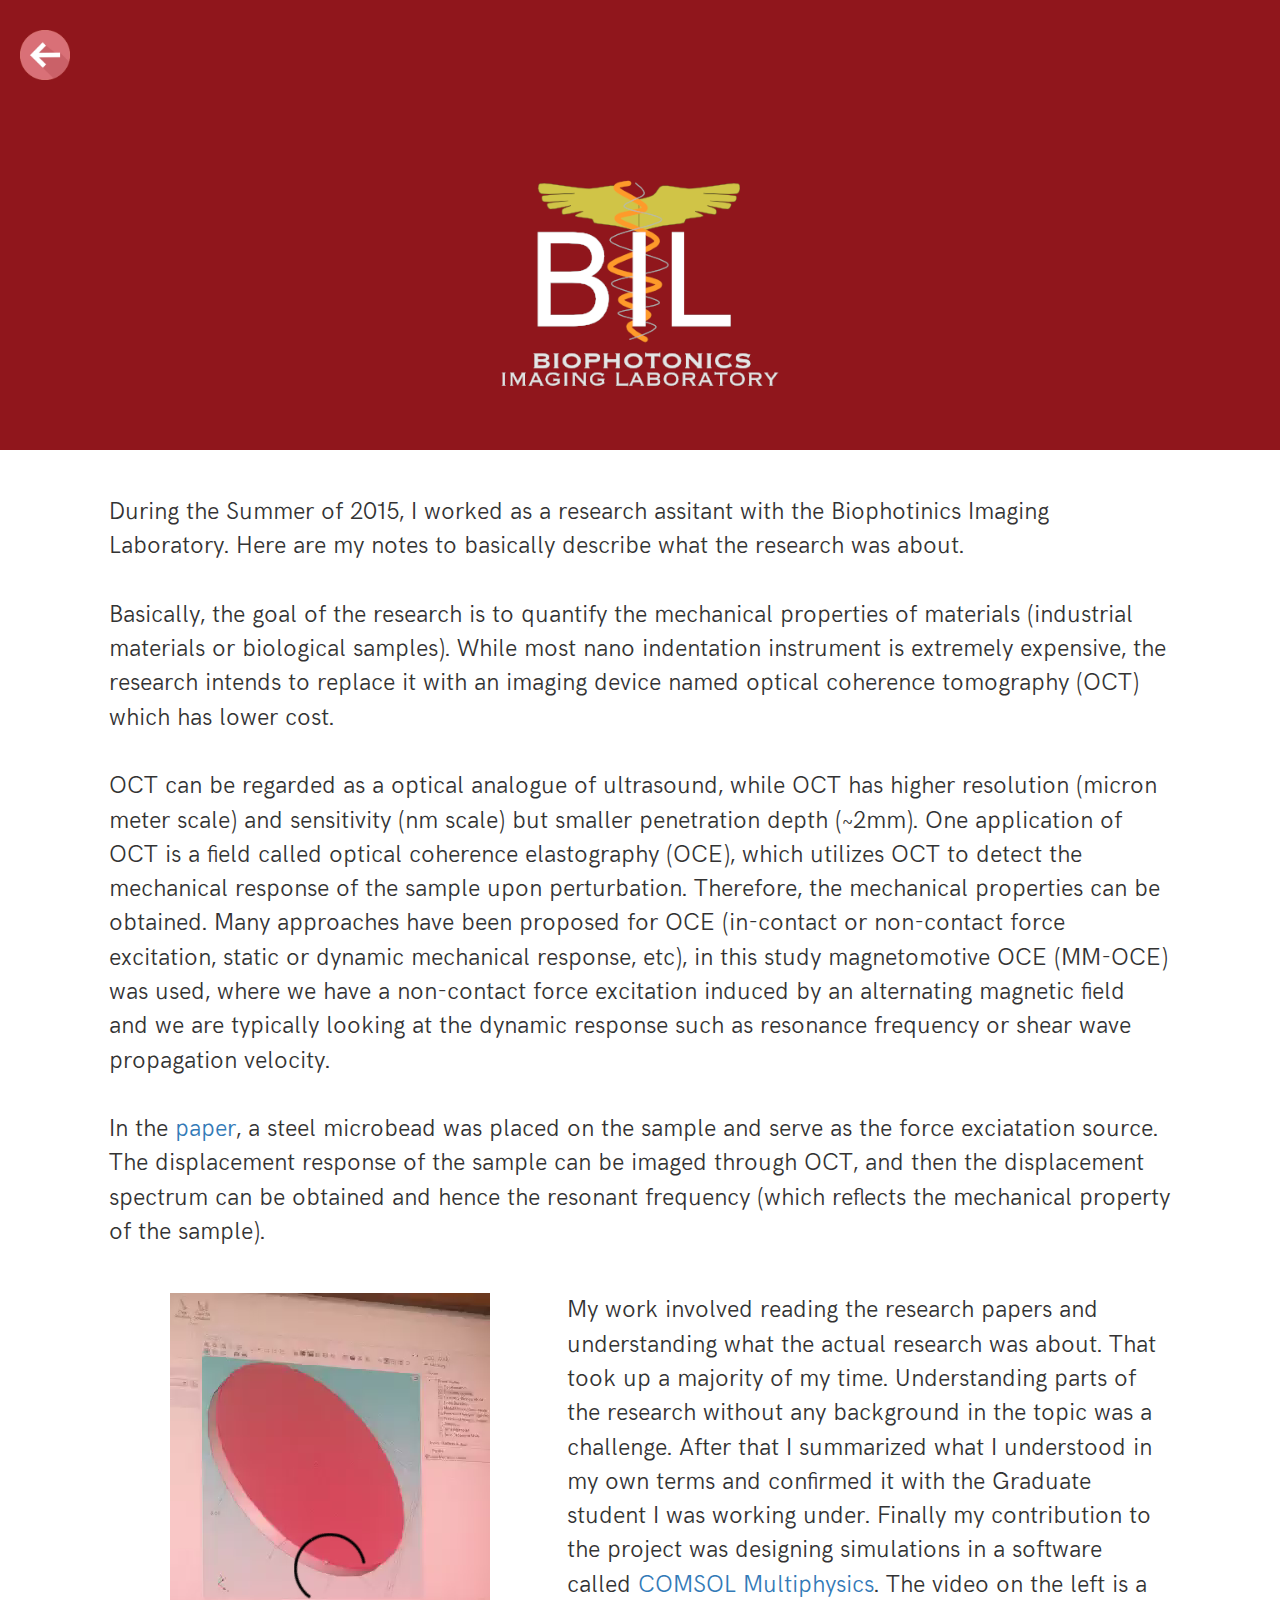
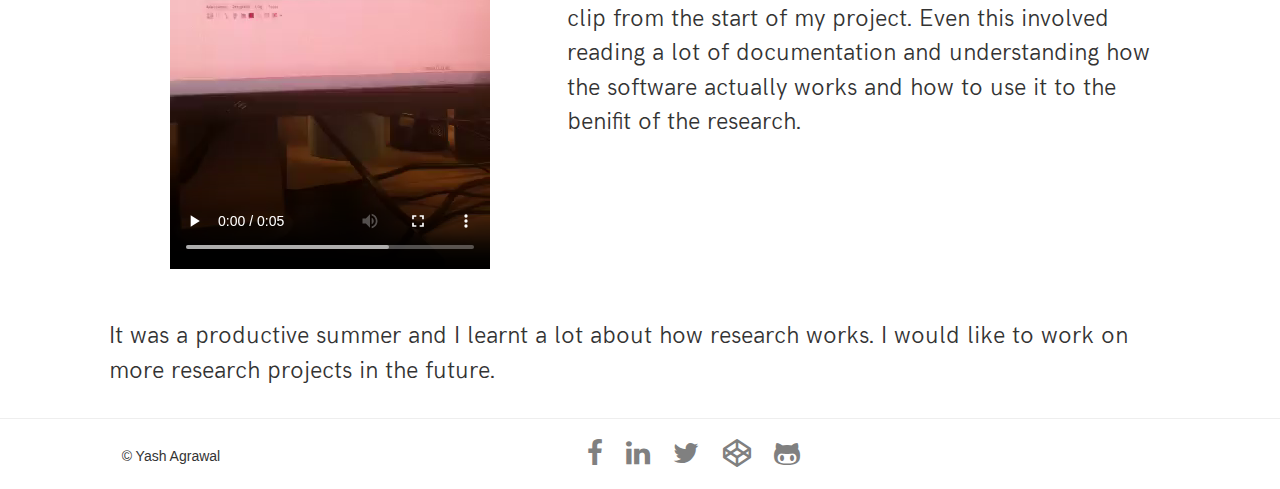
<file: biophotonics.html>
<!doctype HTML>
<html>
    <head>
        <title>Biophotonics Lab</title>

        <meta name="viewport" content="width=device-width, initial-scale=1.0">
        <link rel="shortcut icon" type="image/x-icon" href="img/webicon.png" />
        <!-- Fonts -->
        <link href="https://fonts.googleapis.com/css?family=Montserrat|Open+Sans" rel="stylesheet">
        <link rel="stylesheet" href="https://fonts.googleapis.com/icon?family=Material+Icons">
        <link rel="stylesheet" href="css/fonts/font-awesome-4.7.0/css/font-awesome.min.css">
        <!-- Stylesheets -->
        <link href="css/main.css" rel="stylesheet">
        <link href="css/biophotonics.css" rel="stylesheet">
        <link rel="stylesheet" href="https://maxcdn.bootstrapcdn.com/bootstrap/3.3.7/css/bootstrap.min.css">

        <!--JavaScript Bootstrap -->
        <script src="https://maxcdn.bootstrapcdn.com/bootstrap/3.3.7/js/bootstrap.min.js"></script>

        <!--jQuery -->
        <script src="js/jquery.js"></script>
        <script>
          (function(i,s,o,g,r,a,m){i['GoogleAnalyticsObject']=r;i[r]=i[r]||function(){
          (i[r].q=i[r].q||[]).push(arguments)},i[r].l=1*new Date();a=s.createElement(o),
          m=s.getElementsByTagName(o)[0];a.async=1;a.src=g;m.parentNode.insertBefore(a,m)
          })(window,document,'script','https://www.google-analytics.com/analytics.js','ga');

          ga('create', 'UA-65874311-3', 'auto');
          ga('send', 'pageview');

        </script>

    </head>
    <body>
        <a href="index.html"><img src="img/back.png" class="homebutton img-responsive" width="50px"></img></a>
        <div class="fixed-bg bg">
            <span style="display:block; height: 450px;"> </span>
        </div>
        <div class="row">
            <span style="display:block; height: 45px;"> </span>
            <div class="col-md-1 col-xs-1">
            </div>
            <div class="col-md-10 col-xs-10">
                <p class="introPara">
                    During the Summer of 2015, I worked as a research assitant with the Biophotinics Imaging Laboratory. Here are my notes to basically describe what the research was about. </br></br>
                    Basically, the goal of the research is to quantify the mechanical properties of materials (industrial materials or biological samples). While most nano indentation instrument is extremely expensive, the research intends to replace it with an imaging device named optical coherence tomography (OCT) which has lower cost. </br></br>
                    OCT can be regarded as a optical analogue of ultrasound, while OCT has higher resolution (micron meter scale) and sensitivity (nm scale) but smaller penetration depth (~2mm). One application of OCT is a field called optical coherence elastography (OCE), which utilizes OCT to detect the mechanical response of the sample upon perturbation. Therefore, the mechanical properties can be obtained. Many approaches have been proposed for OCE (in-contact or non-contact force excitation, static or dynamic mechanical response, etc), in this study magnetomotive OCE (MM-OCE) was used, where we have a non-contact force excitation induced by an alternating magnetic field and we are typically looking at the dynamic response such as resonance frequency or shear wave propagation velocity.</br></br>
                    In the <a target="_blank" href="img/biophotonics/research1.pdf">paper</a>, a steel microbead was placed on the sample and serve as the force exciatation source. The displacement response of the sample can be imaged through OCT, and then the displacement spectrum can be obtained and hence the resonant frequency (which reflects the mechanical property of the sample).</br></br>
                </p>
            </div>
            <div class="col-md-1 col-xs-1">
            </div>
        </div>
        <div class="row">
            <div class="col-md-1 col-xs-1">
            </div>
            <div class="col-md-10 col-xs-10">
                <div class="col-md-5 col-xs-12">
                    <center><video controls>
                      <source src="img/biophotonics/comsol.mp4" type="video/mp4">
                      <source src="movie.ogg" type="video/ogg">
                        Your browser does not support the video tag.
                    </video></center>
                </div>
                <div class="col-md-7 col-xs-12">
                    <p class="introPara">
                        My work involved reading the research papers and understanding what the actual research was about. That took up a majority of my time. Understanding parts of the research without any background in the topic was a challenge. After that I summarized what I understood in my own terms and confirmed it with the Graduate student I was working under. Finally my contribution to the project was designing simulations in a software called <a target="_blank" href="https://www.comsol.com/comsol-multiphysics">COMSOL Multiphysics</a>. The video on the left is a clip from the start of my project. Even this involved reading a lot of documentation and understanding how the software actually works and how to use it to the benifit of the research.
                    </p>
                </div>
            </div>
            <div class="col-md-1 col-xs-1">
            </div>
        </div>
        <span style="display:block; height: 45px;"> </span>
        <div class="row">
            <div class="col-md-1 col-xs-1">
            </div>
            <div class="col-md-10 col-xs-10">
                <p class="introPara">
                     It was a productive summer and I learnt a lot about how research works. I would like to work on more research projects in the future.
                </p>
            </div>
            <div class="col-md-1 col-xs-1">
            </div>
        </div>
        <footer class="container-fluid base">
            <div class="row">
                <hr>
                <div class="col-md-1">
                </div>
                <div class="col-md-2 col-xs-12">
                    <h5>&copy; Yash Agrawal</h5>
                </div>
                <div class="col-md-7 col-xs-12 social">
                      <center>
                        <a target="_blank" href="https://www.facebook.com/yagrawl"><i class="fa fa-facebook fa-2x" aria-hidden="true"></i></a>
                        &nbsp;&nbsp;&nbsp;&nbsp;
                        <a target="_blank" href="https://www.linkedin.com/in/yagrawl"><i class="fa fa-linkedin fa-2x" aria-hidden="true"></i></a>
                        &nbsp;&nbsp;&nbsp;&nbsp;
                        <a target="_blank" href="https://www.twitter.com/yagrawl"><i class="fa fa-twitter fa-2x" aria-hidden="true"></i></a>
                        &nbsp;&nbsp;&nbsp;&nbsp;
                        <a target="_blank" href="https://codepen.io/yagrawl/"> <i class="fa fa-codepen fa-2x" aria-hidden="true"></i> </a>
                        &nbsp;&nbsp;&nbsp;&nbsp;
                        <a target="_blank" href="https://www.github.com/yagrawl"><i class="fa fa-github-alt fa-2x" ></i></a>
                      </center>
                </div>
                <div class="col-md-2">
                </div>
            </div>
             <span style="display:block; height: 15px;"> </span>
        </footer>
    </body>
</html>
</file>
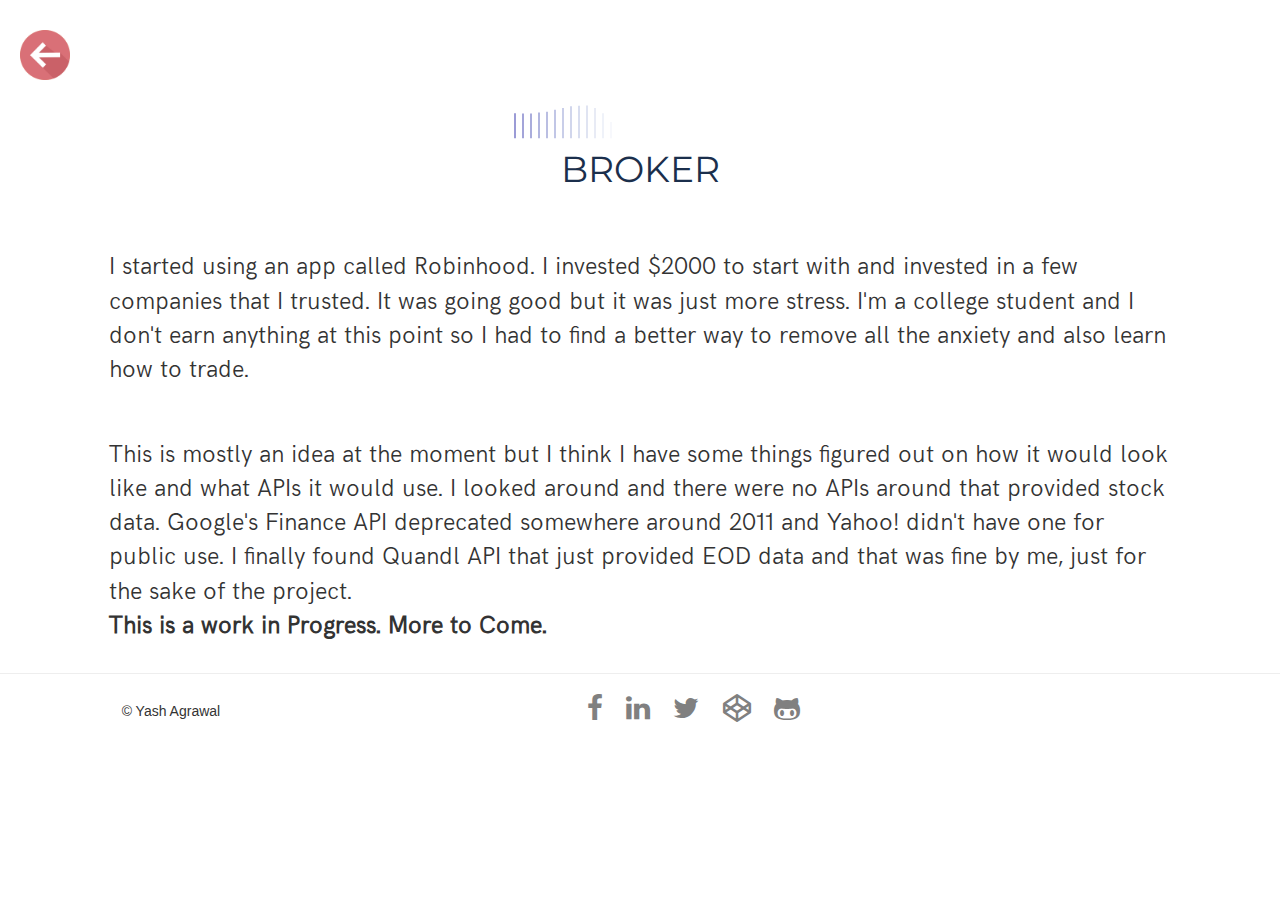
<file: broker.html>
<!doctype HTML>
<html>
    <head>
        <title>Broker</title>

        <meta name="viewport" content="width=device-width, initial-scale=1.0">
        <link rel="shortcut icon" type="image/x-icon" href="img/webicon.png" />
        <!-- Fonts -->
        <link href="https://fonts.googleapis.com/css?family=Montserrat|Open+Sans" rel="stylesheet">
        <link rel="stylesheet" href="https://fonts.googleapis.com/icon?family=Material+Icons">
        <link rel="stylesheet" href="css/fonts/font-awesome-4.7.0/css/font-awesome.min.css">
        <!-- Stylesheets -->
        <link href="css/main.css" rel="stylesheet">
        <link href="css/broker.css" rel="stylesheet">
        <link rel="stylesheet" href="https://maxcdn.bootstrapcdn.com/bootstrap/3.3.7/css/bootstrap.min.css">

        <!--JavaScript Bootstrap -->
        <script src="https://maxcdn.bootstrapcdn.com/bootstrap/3.3.7/js/bootstrap.min.js"></script>

        <!--jQuery -->
        <script src="js/jquery.js"></script>
        <script src="js/anime.min.js"></script>
        <script>
          (function(i,s,o,g,r,a,m){i['GoogleAnalyticsObject']=r;i[r]=i[r]||function(){
          (i[r].q=i[r].q||[]).push(arguments)},i[r].l=1*new Date();a=s.createElement(o),
          m=s.getElementsByTagName(o)[0];a.async=1;a.src=g;m.parentNode.insertBefore(a,m)
          })(window,document,'script','https://www.google-analytics.com/analytics.js','ga');

          ga('create', 'UA-65874311-3', 'auto');
          ga('send', 'pageview');

        </script>

    </head>
    <body>
        <a href="index.html"><img src="img/back.png" class="homebutton img-responsive" width="50px"></img></a>
        <div class="row">
            <span style="display:block; height: 45px;"> </span>
            <center>
                <section>
                        <article>
                            <svg width="252px" height="94px" viewBox="3 11 252 94" version="1.1" xmlns="http://www.w3.org/2000/svg" xmlns:xlink="http://www.w3.org/1999/xlink">
                            <defs></defs>
                            <path d="M4,80.3307481 L4,103.14209" id="Stroke-3-Copy-2" stroke="#FFFFFF" stroke-width="2" stroke-linecap="square" fill="none"></path>
                            <path d="M12,80.3307481 L12,103.14209" id="Stroke-3-Copy" stroke="#FFFFFF" stroke-width="2" stroke-linecap="square" fill="none"></path>
                            <path d="M20,80.3307481 L20,103.14209" id="Stroke-3" stroke="#FFFFFF" stroke-width="2" stroke-linecap="square" fill="none"></path>
                            <path d="M28,79.2468955 L28,103.14209" id="Stroke-4" stroke="#FFFFFF" stroke-width="2" stroke-linecap="square" fill="none"></path>
                            <path d="M36,78.1629412 L36,103.14209" id="Stroke-5" stroke="#FFFFFF" stroke-width="2" stroke-linecap="square" fill="none"></path>
                            <path d="M44,75.4792747 L44,103.14209" id="Stroke-6" stroke="#FFFFFF" stroke-width="2" stroke-linecap="square" fill="none"></path>
                            <path d="M52,72.7420239 L52,103.14209" id="Stroke-7" stroke="#FFFFFF" stroke-width="2" stroke-linecap="square" fill="none"></path>
                            <path d="M60,69.5063186 L60,103.14209" id="Stroke-8" stroke="#FFFFFF" stroke-width="2" stroke-linecap="square" fill="none"></path>
                            <path d="M68,66.251244 L68,103.14209" id="Stroke-9" stroke="#FFFFFF" stroke-width="2" stroke-linecap="square" fill="none"></path>
                            <path d="M76,61.8968703 L76,103.14209" id="Stroke-10" stroke="#FFFFFF" stroke-width="2" stroke-linecap="square" fill="none"></path>
                            <path d="M84,58.6428398 L84,103.14209" id="Stroke-11" stroke="#FFFFFF" stroke-width="2" stroke-linecap="square" fill="none"></path>
                            <path d="M92,55.3517013 L92,103.14209" id="Stroke-12" stroke="#FFFFFF" stroke-width="2" stroke-linecap="square" fill="none"></path>
                            <path d="M100,52.1459205 L100,103.14209" id="Stroke-13" stroke="#FFFFFF" stroke-width="2" stroke-linecap="square" fill="none"></path>
                            <path d="M108,49.9758708 L108,103.14209" id="Stroke-14" stroke="#FFFFFF" stroke-width="2" stroke-linecap="square" fill="none"></path>
                            <path d="M116,49.9648003 L116,103.14209" id="Stroke-15" stroke="#FFFFFF" stroke-width="2" stroke-linecap="square" fill="none"></path>
                            <path d="M124,52.0421408 L124,103.14209" id="Stroke-16" stroke="#FFFFFF" stroke-width="2" stroke-linecap="square" fill="none"></path>
                            <path d="M132,54.207588 L132,103.14209" id="Stroke-17" stroke="#FFFFFF" stroke-width="2" stroke-linecap="square" fill="none"></path>
                            <path d="M140,57.4549402 L140,103.14209" id="Stroke-18" stroke="#FFFFFF" stroke-width="2" stroke-linecap="square" fill="none"></path>
                            <path d="M148,59.7410947 L148,103.14209" id="Stroke-19" stroke="#FFFFFF" stroke-width="2" stroke-linecap="square" fill="none"></path>
                            <path d="M156,60.7705138 L156,103.14209" id="Stroke-20" stroke="#FFFFFF" stroke-width="2" stroke-linecap="square" fill="none"></path>
                            <path d="M164,59.6868773 L164,103.14209" id="Stroke-21" stroke="#FFFFFF" stroke-width="2" stroke-linecap="square" fill="none"></path>
                            <path d="M172,56.4734051 L172,103.14209" id="Stroke-22" stroke="#FFFFFF" stroke-width="2" stroke-linecap="square" fill="none"></path>
                            <path d="M180,49.799018 L180,103.14209" id="Stroke-23" stroke="#FFFFFF" stroke-width="2" stroke-linecap="square" fill="none"></path>
                            <path d="M188,42.3419581 L188,103.14209" id="Stroke-24" stroke="#FFFFFF" stroke-width="2" stroke-linecap="square" fill="none"></path>
                            <path d="M196,35.8617977 L196,103.14209" id="Stroke-25" stroke="#FFFFFF" stroke-width="2" stroke-linecap="square" fill="none"></path>
                            <path d="M204,29.3524204 L204,103.14209" id="Stroke-26" stroke="#FFFFFF" stroke-width="2" stroke-linecap="square" fill="none"></path>
                            <path d="M212,23.9352737 L212,103.14209" id="Stroke-27" stroke="#FFFFFF" stroke-width="2" stroke-linecap="square" fill="none"></path>
                            <path d="M220,19.5951742 L220,103.14209" id="Stroke-28" stroke="#FFFFFF" stroke-width="2" stroke-linecap="square" fill="none"></path>
                            <path d="M228,18.5101493 L228,103.14209" id="Stroke-29" stroke="#FFFFFF" stroke-width="2" stroke-linecap="square" fill="none"></path>
                            <path d="M236,16.3400995 L236,103.14209" id="Stroke-30" stroke="#FFFFFF" stroke-width="2" stroke-linecap="square" fill="none"></path>
                            <path d="M244,14.1700498 L244,103.14209" id="Stroke-31" stroke="#FFFFFF" stroke-width="2" stroke-linecap="square" fill="none"></path>
                            <path d="M252,12 L252,103.14209" id="Stroke-32" stroke="#FFFFFF" stroke-width="2" stroke-linecap="square" fill="none"></path>
                        </svg>
                    </article>
                </section>
                <p class="brokerTitle">BROKER</p>
            </center>
        </div>
        <span style="display:block; height: 45px;"> </span>
        <div class="row">
            <div class="col-md-1 col-xs-1">
            </div>
            <div class="col-md-10 col-xs-10">
                <p class="introPara">I started using an app called Robinhood. I invested $2000 to start with and invested in a few companies that I trusted. It was going good but it was just more stress. I'm a college student and I don't earn anything at this point so I had to find a better way to remove all the anxiety and also learn how to trade. </p></br></br>
                <p class="introPara">This is mostly an idea at the moment but I think I have some things figured out on how it would look like and what APIs it would use. I looked around and there were no APIs around that provided stock data. Google's Finance API deprecated somewhere around 2011 and Yahoo! didn't have one for public use. I finally found Quandl API that just provided EOD data and that was fine by me, just for the sake of the project. </br> <b>This is a work in Progress. More to Come.</b>
                </p>
            </div>
            <div class="col-md-1 col-xs-1">
            </div>
        </div>
        <script>
            anime({
              targets: 'path',
              strokeDashoffset: function(el) {
                var pathLength = el.getTotalLength();
                el.setAttribute('stroke-dasharray', pathLength);
                return [-pathLength, 0];
              },
              stroke: {
                value: function(el, i) {
                  return 'rgb(0,'+ i * 4 +',150)'; 
                },
                easing: 'linear',
                duration: 2000,
              },
              strokeWidth: {
                value: 4,
                easing: 'linear',
                delay: function(el, i) { 
                  return 1200 + (i * 40); 
                },
                duration: 800,
              },
              delay: function(el, i) { 
                return i * 60; 
              },
              duration: 1200,
              easing: 'easeOutExpo',
              loop: true,
              direction: 'alternate'
            });


        </script>
        <footer class="container-fluid base">
            <div class="row">
                <hr>
                <div class="col-md-1">
                </div>
                <div class="col-md-2 col-xs-12">
                    <h5>&copy; Yash Agrawal</h5>
                </div>
                <div class="col-md-7 col-xs-12 social">
                      <center>
                        <a target="_blank" href="https://www.facebook.com/yagrawl"><i class="fa fa-facebook fa-2x" aria-hidden="true"></i></a>
                        &nbsp;&nbsp;&nbsp;&nbsp;
                        <a target="_blank" href="https://www.linkedin.com/in/yagrawl"><i class="fa fa-linkedin fa-2x" aria-hidden="true"></i></a>
                        &nbsp;&nbsp;&nbsp;&nbsp;
                        <a target="_blank" href="https://www.twitter.com/yagrawl"><i class="fa fa-twitter fa-2x" aria-hidden="true"></i></a>
                        &nbsp;&nbsp;&nbsp;&nbsp;
                        <a target="_blank" href="https://codepen.io/yagrawl/"> <i class="fa fa-codepen fa-2x" aria-hidden="true"></i> </a>
                        &nbsp;&nbsp;&nbsp;&nbsp;
                        <a target="_blank" href="https://www.github.com/yagrawl"><i class="fa fa-github-alt fa-2x" ></i></a>
                      </center>
                </div>
                <div class="col-md-2">
                </div>
            </div>
             <span style="display:block; height: 15px;"> </span>
        </footer>
    </body>
</html>
</file>
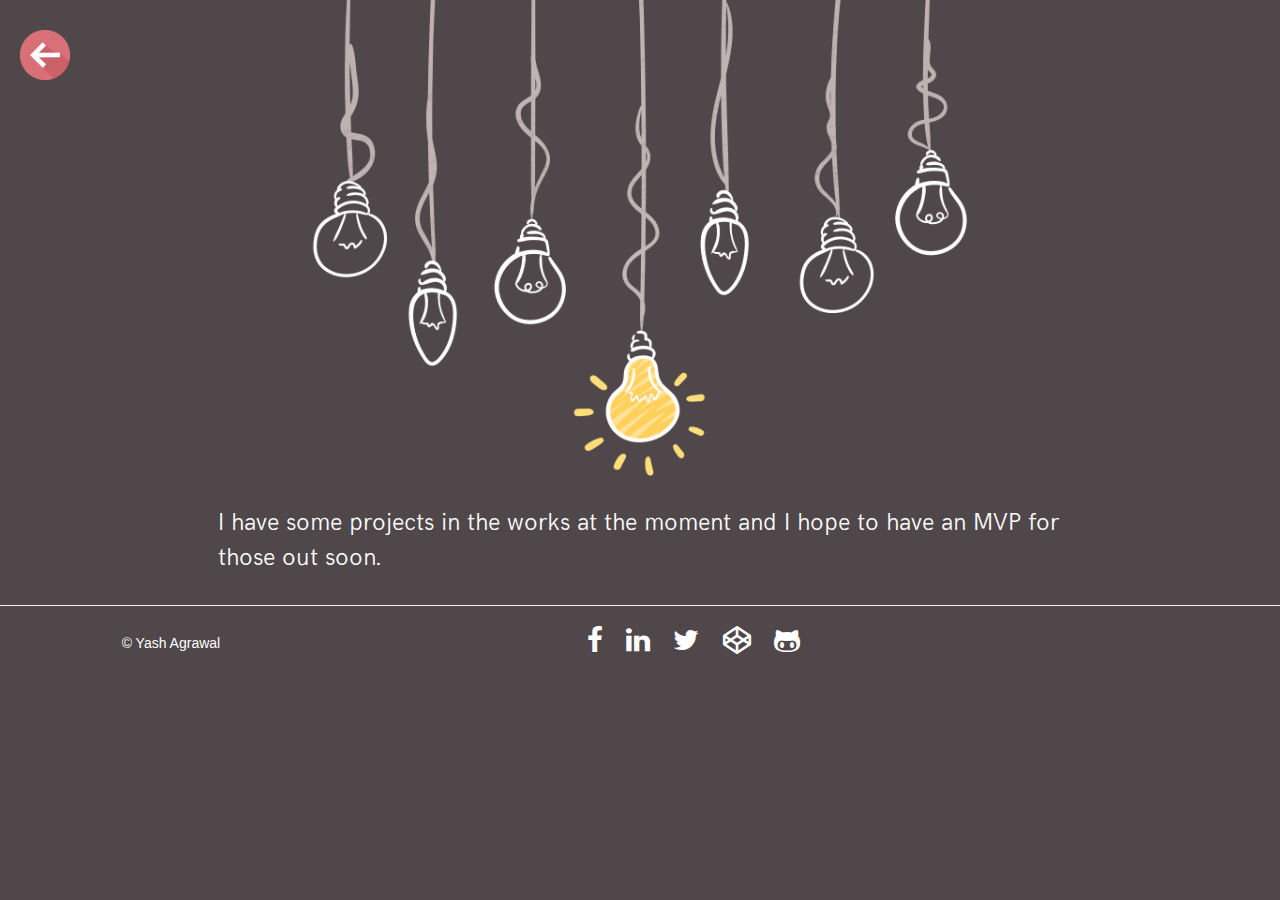
<file: inworks.html>
<!doctype HTML>
<html>
    <head>
        <title>In Works</title>

        <meta name="viewport" content="width=device-width, initial-scale=1.0">
        <link rel="shortcut icon" type="image/x-icon" href="img/webicon.png" />
        <!-- Fonts -->
        <link href="https://fonts.googleapis.com/css?family=Montserrat|Open+Sans" rel="stylesheet">
        <link rel="stylesheet" href="https://fonts.googleapis.com/icon?family=Material+Icons">
        <link rel="stylesheet" href="css/fonts/font-awesome-4.7.0/css/font-awesome.min.css">
        <!-- Stylesheets -->
        <link href="css/main.css" rel="stylesheet">
        <link rel="stylesheet" href="https://maxcdn.bootstrapcdn.com/bootstrap/3.3.7/css/bootstrap.min.css">

        <!--JavaScript Bootstrap -->
        <script src="https://maxcdn.bootstrapcdn.com/bootstrap/3.3.7/js/bootstrap.min.js"></script>

        <!--jQuery -->
        <script src="js/jquery.js"></script>
        <style>
            body {
                background-color: #4F474A;
            }

            .social a{
                color: white;
            }
            .social a:link {
                color: white;
            }

            .social a:hover {
                color: black;
            }

            .social a:active {
                color: black;
            }
        </style>
        <script>
          (function(i,s,o,g,r,a,m){i['GoogleAnalyticsObject']=r;i[r]=i[r]||function(){
          (i[r].q=i[r].q||[]).push(arguments)},i[r].l=1*new Date();a=s.createElement(o),
          m=s.getElementsByTagName(o)[0];a.async=1;a.src=g;m.parentNode.insertBefore(a,m)
          })(window,document,'script','https://www.google-analytics.com/analytics.js','ga');

          ga('create', 'UA-65874311-3', 'auto');
          ga('send', 'pageview');

        </script>

    </head>
    <body>
        <a href="index.html"><img src="img/back.png" class="homebutton img-responsive" width="50px"></img></a>
        <div class="mainDivBg">
        <center><img src="img/inworksbg.png" class="img-responsive" width="900px"></img></center>
        <div class="row">
            <div class="col-md-2">
            </div>
            <div class="col-md-8">
                <p class="introPara" style="color:white">I have some projects in the works at the moment and I hope to have an MVP for those out soon.</p>
            </div>
            <div class="col-md-2">
            </div>
        </div>
        <footer class="container-fluid base">
            <div class="row">
                <hr>
                <div class="col-md-1">
                </div>
                <div class="col-md-2 col-xs-12">
                    <h5 style="color: white">&copy; Yash Agrawal</h5>
                </div>
                <div class="col-md-7 col-xs-12 social">
                      <center>
                        <a target="_blank" href="https://www.facebook.com/yagrawl"><i class="fa fa-facebook fa-2x" aria-hidden="true"></i></a>
                        &nbsp;&nbsp;&nbsp;&nbsp;
                        <a target="_blank" href="https://www.linkedin.com/in/yagrawl"><i class="fa fa-linkedin fa-2x" aria-hidden="true"></i></a>
                        &nbsp;&nbsp;&nbsp;&nbsp;
                        <a target="_blank" href="https://www.twitter.com/yagrawl"><i class="fa fa-twitter fa-2x" aria-hidden="true"></i></a>
                        &nbsp;&nbsp;&nbsp;&nbsp;
                        <a target="_blank" href="https://codepen.io/yagrawl/"> <i class="fa fa-codepen fa-2x" aria-hidden="true"></i> </a>
                        &nbsp;&nbsp;&nbsp;&nbsp;
                        <a target="_blank" href="https://www.github.com/yagrawl"><i class="fa fa-github-alt fa-2x" ></i></a>
                      </center>
                </div>
                <div class="col-md-2">
                </div>
            </div>
        </footer>
    </body>
</html>
</file>
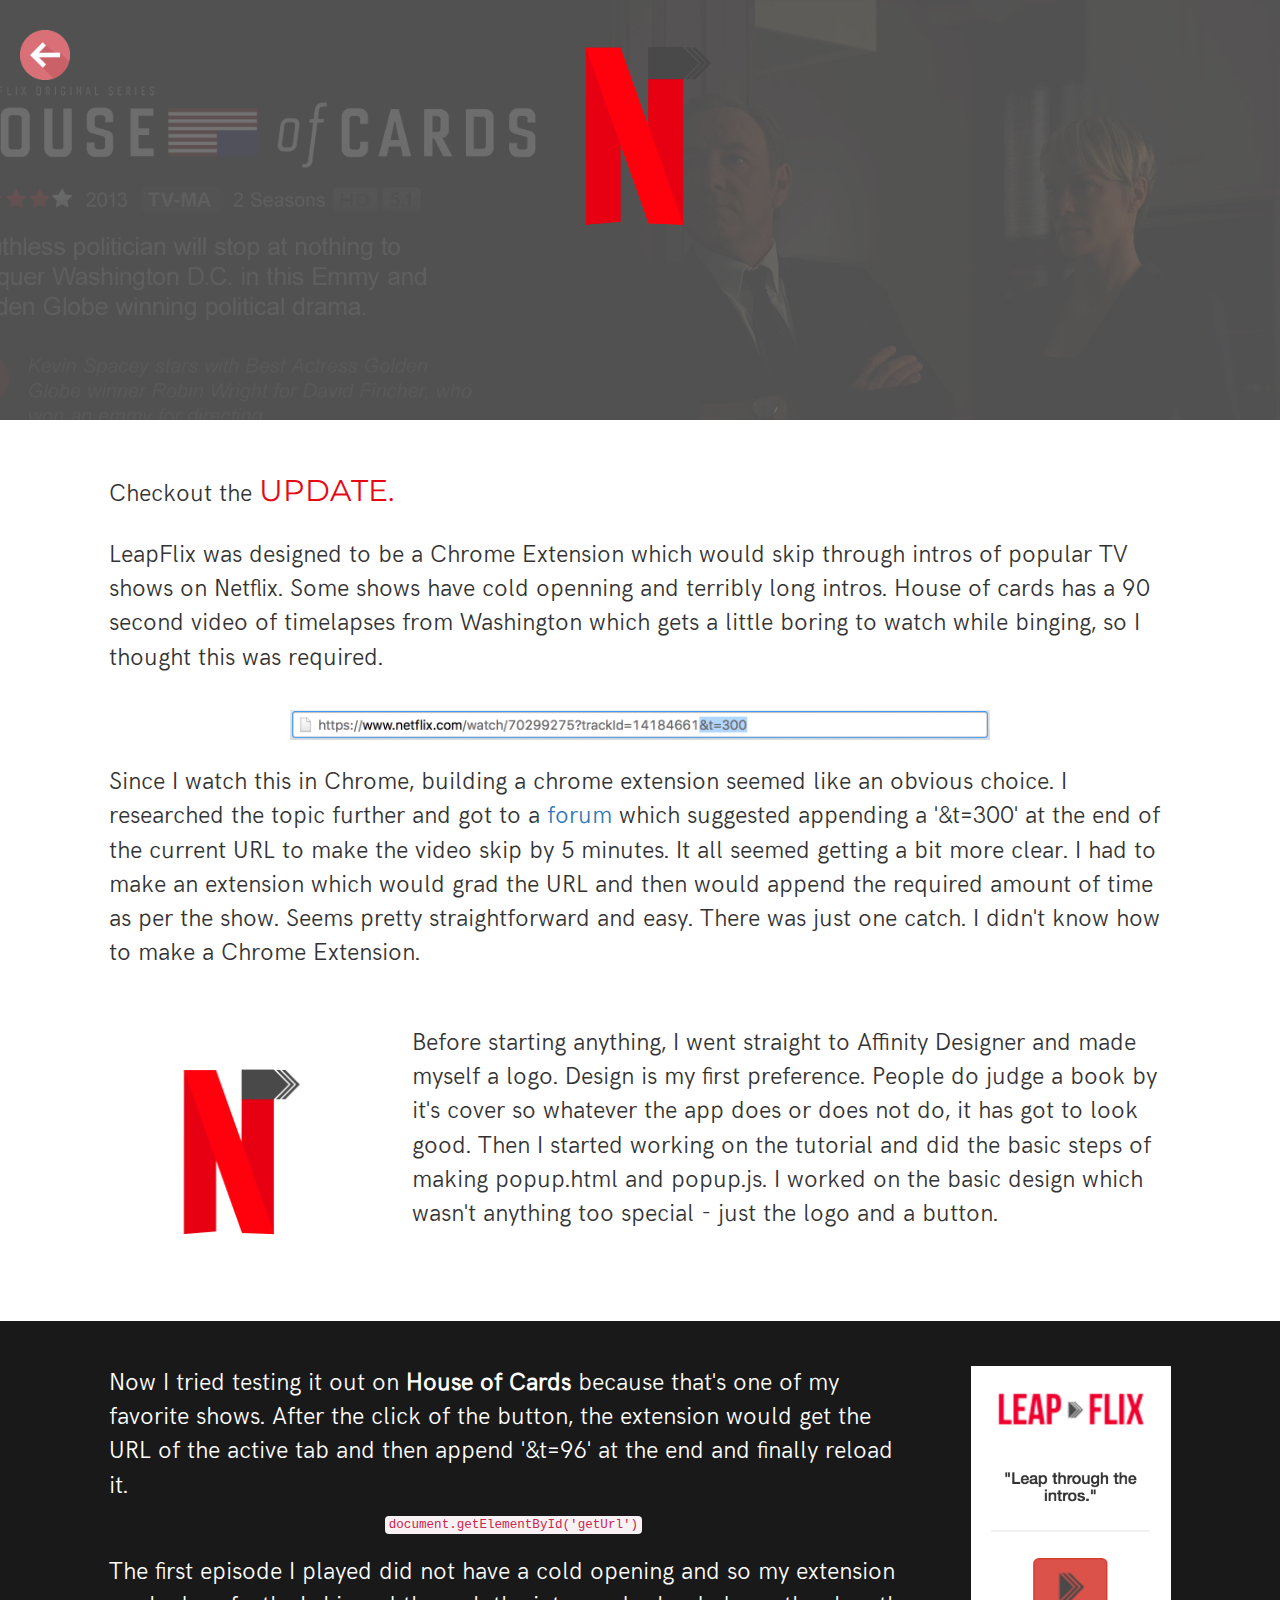
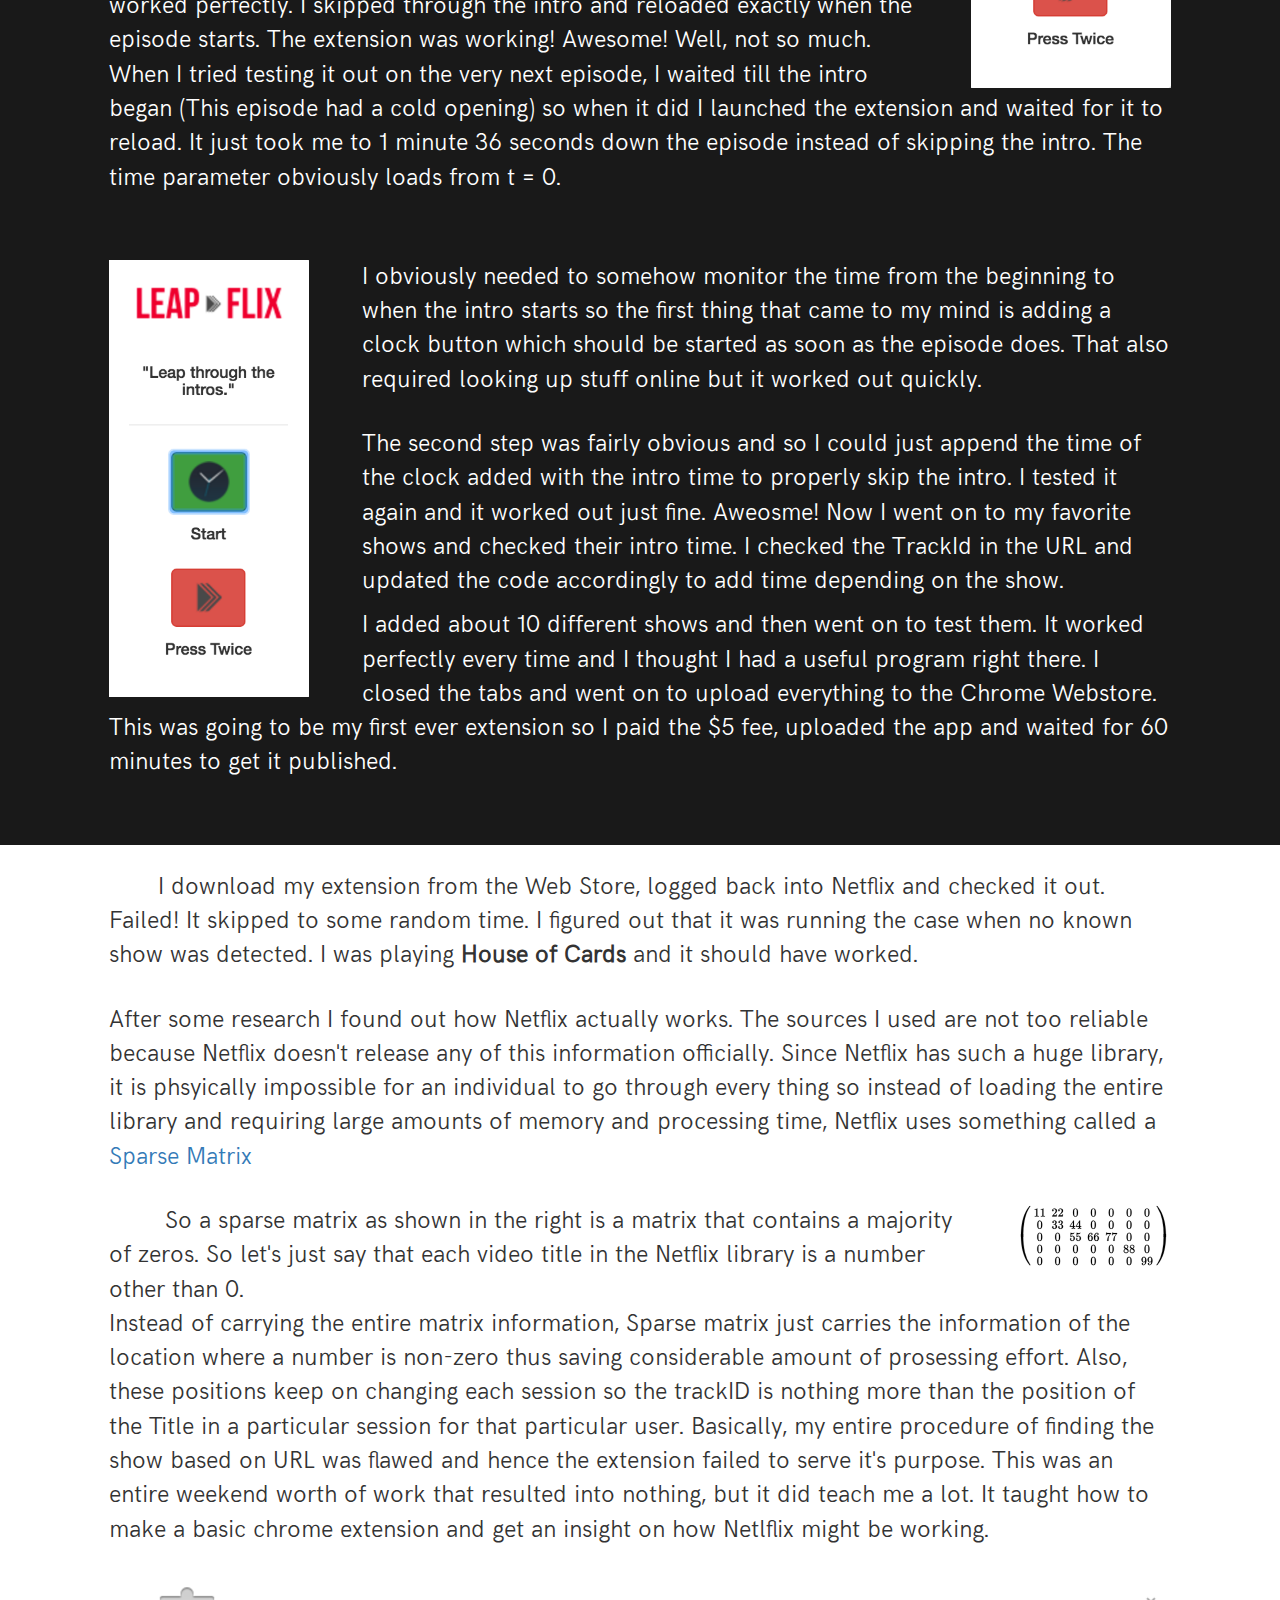
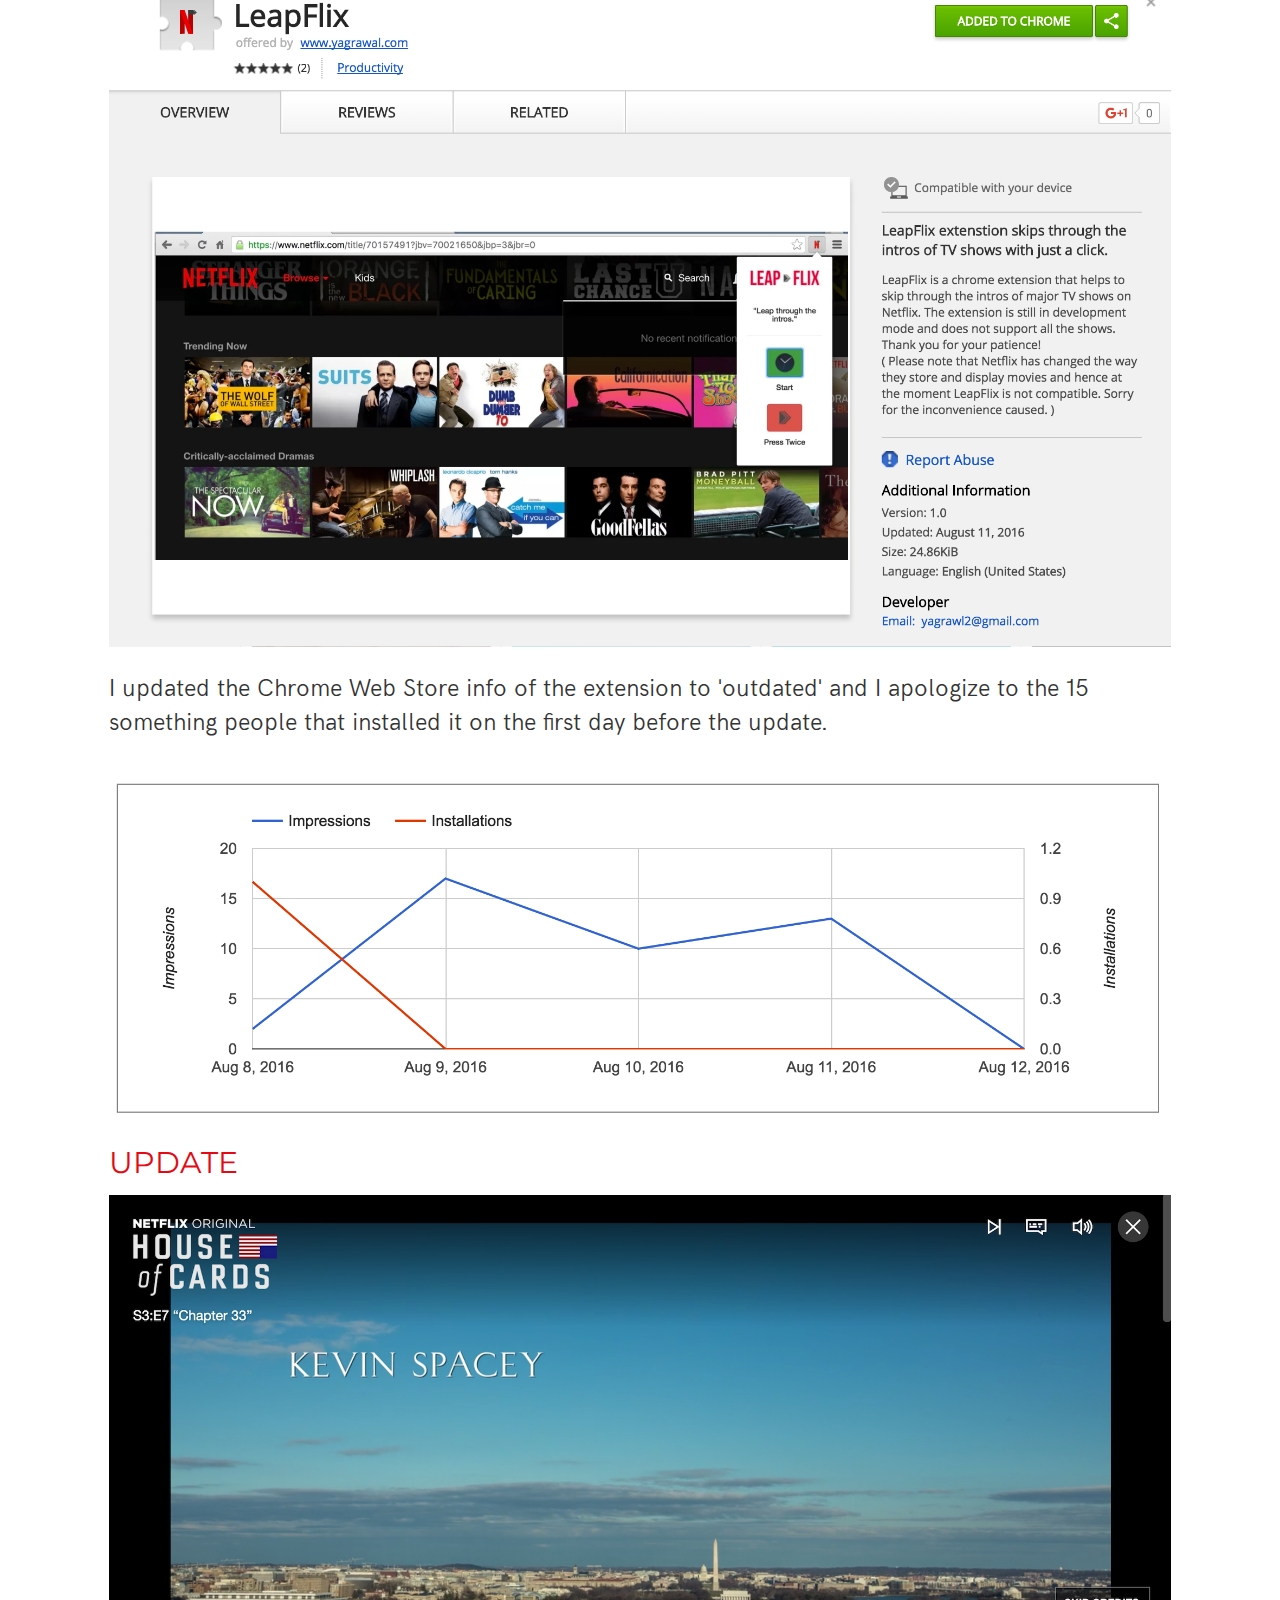
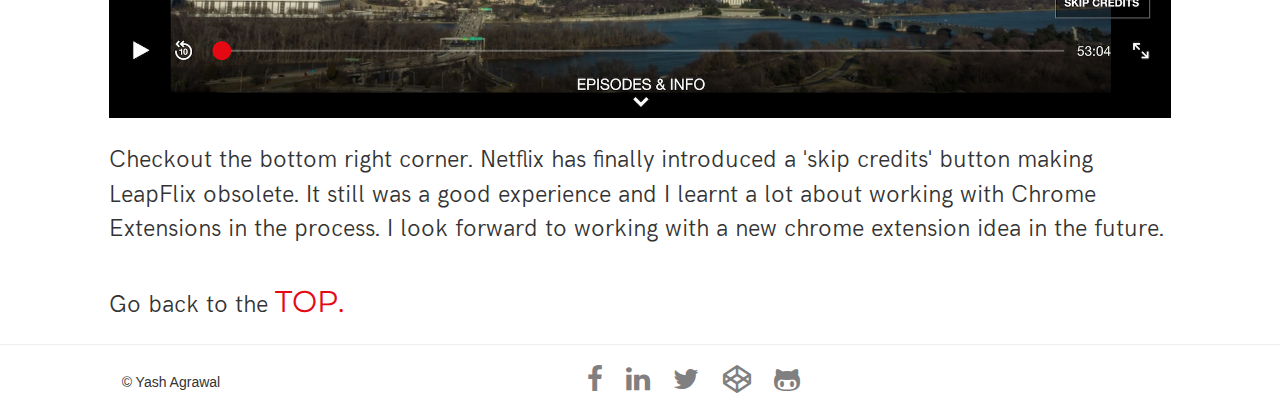
<file: leapflix.html>
<!doctype HTML>
<html>
    <head>
        <title>LeapFlix</title>

        <meta name="viewport" content="width=device-width, initial-scale=1.0">
        <link rel="shortcut icon" type="image/x-icon" href="img/webicon.png" />
        <!-- Fonts -->
        <link href="https://fonts.googleapis.com/css?family=Montserrat|Open+Sans" rel="stylesheet">
        <link rel="stylesheet" href="https://fonts.googleapis.com/icon?family=Material+Icons">
        <link href="https://fonts.googleapis.com/css?family=Raleway:200" rel="stylesheet">
        <link href="https://fonts.googleapis.com/css?family=Roboto:100" rel="stylesheet">
        <link rel="stylesheet" href="css/fonts/font-awesome-4.7.0/css/font-awesome.min.css">
        <!-- Stylesheets -->
        <link href="css/leapflix.css" rel="stylesheet">
        <link href="css/main.css" rel="stylesheet">
        <link rel="stylesheet" href="https://maxcdn.bootstrapcdn.com/bootstrap/3.3.7/css/bootstrap.min.css">

        <!--JavaScript Bootstrap -->
        <script src="https://maxcdn.bootstrapcdn.com/bootstrap/3.3.7/js/bootstrap.min.js"></script>

        <!--jQuery -->
        <script src="js/jquery.js"></script>
        <script src="js/countUp.js"></script>
        <script>
          (function(i,s,o,g,r,a,m){i['GoogleAnalyticsObject']=r;i[r]=i[r]||function(){
          (i[r].q=i[r].q||[]).push(arguments)},i[r].l=1*new Date();a=s.createElement(o),
          m=s.getElementsByTagName(o)[0];a.async=1;a.src=g;m.parentNode.insertBefore(a,m)
          })(window,document,'script','https://www.google-analytics.com/analytics.js','ga');

          ga('create', 'UA-65874311-3', 'auto');
          ga('send', 'pageview');

        </script>

    </head>
    <body>
        <a href="index.html"><img src="img/back.png" class="homebutton img-responsive" width="50px"></img></a>
        <div class="row fixed-bg bg">
            <center><img src="img/leapflix/leapflixIcon.png" class="img-responsive"  width="270"> </img></center>
            <span style="display:block; height: 150px;"> </span>
        </div>
        <div class="row">
            <span style="display:block; height: 50px;"> </span>
            <div class="col-md-1 col-xs-1">
            </div>
            <div class="col-md-10 col-xs-10">
                <span class="introPara">Checkout the </span><span class="Update"><a href="leapflix.html#up" style="text-decoration: none; color: #E50914;">UPDATE</a>.</span>
                <p class="introPara" id="top">
                    <span style="display:block; height: 25px;"> </span>
                    LeapFlix was designed to be a Chrome Extension which would skip through intros of popular TV shows on Netflix. Some shows have cold openning and terribly long intros. House of cards has a 90 second video of timelapses from Washington which gets a little boring to watch while binging, so I thought this was required. </p>
                    <span style="display:block; height: 25px;"> </span>
                    <center><img src="img/leapflix/leapflixTaskbar.png" class="img-responsive" width="700px"> </img></center>
                    <span style="display:block; height: 25px;"> </span>
                <o class="introPara">
                    Since I watch this in Chrome, building a chrome extension seemed like an obvious choice. I researched the topic further and got to a <a target="_blank" href="http://webapps.stackexchange.com/questions/86136/is-there-a-way-to-link-to-a-netflix-movie-at-specific-time">forum</a> which suggested appending a '&t=300' at the end of the current URL to make the video skip by 5 minutes. It all seemed getting a bit more clear. I had to make an extension which would grad the URL and then would append the required amount of time as per the show. Seems pretty straightforward and easy. There was just one catch. I didn't know how to make a Chrome Extension. 
                </p>
            </div>
            <div class="col-md-1 col-xs-1">
            </div>
        </div>
        <span style="display:block; height: 45px;"> </span>
        <div class="row">
            <div class="col-md-1 col-xs-1">
            </div>
            <div class="col-md-10 col-xs-10">
                <img src="img/leapflix/leapflixIcon.png" class="imgLeft"  width="250"> </img>
                <p class="introPara">
                    Before starting anything, I went straight to Affinity Designer and made myself a logo. Design is my first preference. People do judge a book by it's cover so whatever the app does or does not do, it has got to look good. Then I started working on the tutorial and did the basic steps of making popup.html and popup.js. I worked on the basic design which wasn't anything too special - just the logo and a button.
                </p>
            </div>
            <div class="col-md-1 col-xs-1">
            </div>
        </div>
        <span style="display:block; height: 45px;"> </span>
        <div class="row darkbg">
            <span style="display:block; height: 45px;"> </span>
            <div class="col-md-1 col-xs-1">
            </div>
            <div class="col-md-10 col-xs-10">
                <img src="img/leapflix/leapflixOld.png" class="imgRight"  width="200"> </img>
                <p class="introPara" style="color:white">
                    Now I tried testing it out on <b>House of Cards</b> because that's one of my favorite shows. After the click of the button, the extension would get the URL of the active tab and then append '&t=96' at the end and finally reload it. </br> </p>
                    <center>    <code> document.getElementById('getUrl') </code> </center> </br> 
                <p class="introPara" style="color:white">
                    The first episode I played did not have a cold opening and so my extension worked perfectly. I skipped through the intro and reloaded exactly when the episode starts. The extension was working! Awesome! Well, not so much. When I tried testing it out on the very next episode, I waited till the intro began (This episode had a cold opening) so when it did I launched the extension and waited for it to reload. It just took me to 1 minute 36 seconds down the episode instead of skipping the intro. The time parameter obviously loads from t = 0.
                </p>
                <span style="display:block; height: 55px;"> </span>
            </div>
            <div class="col-md-1 col-xs-1">
            </div>
        </div>
        <div class="row darkbg">
            <div class="col-md-1 col-xs-1">
            </div>
            <div class="col-md-10 col-xs-10">
                <img src="img/leapflix/leapflixCS.png" class="imgLeft"  width="200"> </img>
                <p class="introPara" style="color:white">
                    I obviously needed to somehow monitor the time from the beginning to when the intro starts so the first thing that came to my mind is adding a clock button which should be started as soon as the episode does. That also required looking up stuff online but it worked out quickly. </p> </br>
                <p class="introPara" style="color:white">
                    The second step was fairly obvious and so I could just append the time of the clock added with the intro time to properly skip the intro. I tested it again and it worked out just fine. Aweosme! Now I went on to my favorite shows and checked their intro time. I checked the TrackId in the URL and updated the code accordingly to add time depending on the show. </br>
                </p>
                <p class="introPara" style="color:white">
                    I added about 10 different shows and then went on to test them. It worked perfectly every time and I thought I had a useful program right there. I closed the tabs and went on to upload everything to the Chrome Webstore. This was going to be my first ever extension so I paid the $5 fee, uploaded the app and waited for 60 minutes to get it published. </br>
                </p>
                <span style="display:block; height: 55px;"> </span>
            </div>
            <div class="col-md-1 col-xs-1">
            </div>
        </div>
        <span style="display:block; height: 25px;"> </span>
        <div class="row">
            <div class="col-md-1 col-xs-1">
            </div>
            <div class="col-md-10 col-xs-10">
                <p class="introPara">
                    &nbsp; &nbsp; &nbsp; &nbsp;I download my extension from the Web Store, logged back into Netflix and checked it out. Failed! It skipped to some random time. I figured out that it was running the case when no known show was detected. I was playing <b>House of Cards</b> and it should have worked. 
                </p> </br>
                <p class="introPara">
                    After some research I found out how Netflix actually works. The sources I used are not too reliable because Netflix doesn't release any of this information officially. Since Netflix has such a huge library, it is phsyically impossible for an individual to go through every thing so instead of loading the entire library and requiring large amounts of memory and processing time, Netflix uses something called a <a target="_blank" href="https://en.wikipedia.org/wiki/Sparse_matrix"> Sparse Matrix </a> 
                </p> </br>

            </div>
            <div class="col-md-1 col-xs-1">
            </div>
        </div>
        <div class="row">
            <div class="col-md-1 col-xs-1">
            </div>
            <div class="col-md-10 col-xs-10">
                <img src="img/leapflix/sparseMatrix.svg" class="imgRight"></img>
                <p class="introPara">&nbsp; &nbsp; &nbsp; &nbsp; So a sparse matrix as shown in the right is a matrix that contains a majority of zeros. So let's just say that each video title in the Netflix library is a number other than 0. </br>
                Instead of carrying the entire matrix information, Sparse matrix just carries the information of the location where a number is non-zero thus saving considerable amount of prosessing effort. Also, these positions keep on changing each session so the trackID is nothing more than the position of the Title in a particular session for that particular user. Basically, my entire procedure of finding the show based on URL was flawed and hence the extension failed to serve it's purpose. This was an entire weekend worth of work that resulted into nothing, but it did teach me a lot. It taught how to make a basic chrome extension and get an insight on how Netlflix might be working. 
                </p>
                <span style="display:block; height: 25px;"> </span>
                <img src="img/leapflix/leapflixWebstore.png" class="img-responsive"></img>
                <span style="display:block; height: 25px;"> </span>
                <p class="introPara">
                    I updated the Chrome Web Store info of the extension to 'outdated' and I apologize to the 15 something people that installed it on the first day before the update.
                </p>
                <span style="display:block; height: 25px;"> </span>
                <img src="img/leapflix/leapflixInstalls.png" class="img-responsive"></img>
            </div>
            <div class="col-md-1 col-xs-1">
            </div>
        </div>
        <div class="row" id="up">
            <span style="display:block; height: 25px;"> </span>
            <div class="col-md-1 col-xs-1">
            </div>
            <div class="col-md-10 col-xs-10">
                <p class="Update">UPDATE</p>
                <img src="img/leapflix/update.png" class="img-responsive"></img>
                <span style="display:block; height: 25px;"> </span>
                <p class="introPara">Checkout the bottom right corner. Netflix has finally introduced a 'skip credits' button making LeapFlix obsolete. It still was a good experience and I learnt a lot about working with Chrome Extensions in the process. I look forward to working with a new chrome extension idea in the future.
                </p>
                <span style="display:block; height: 25px;"> </span>
                <span class="introPara">Go back to the </span><span class="Update"><a href="leapflix.html#top" style="text-decoration: none; color: #E50914;">TOP</a>.</span>
            </div>
            <div class="col-md-1 col-xs-1">
            </div>
        </div>
        <footer class="container-fluid base">
            <div class="row">
                <hr>
                <div class="col-md-1">
                </div>
                <div class="col-md-2 col-xs-12">
                    <h5>&copy; Yash Agrawal</h5>
                </div>
                <div class="col-md-7 col-xs-12 social">
                      <center>
                        <a target="_blank" href="https://www.facebook.com/yagrawl"><i class="fa fa-facebook fa-2x" aria-hidden="true"></i></a>
                        &nbsp;&nbsp;&nbsp;&nbsp;
                        <a target="_blank" href="https://www.linkedin.com/in/yagrawl"><i class="fa fa-linkedin fa-2x" aria-hidden="true"></i></a>
                        &nbsp;&nbsp;&nbsp;&nbsp;
                        <a target="_blank" href="https://www.twitter.com/yagrawl"><i class="fa fa-twitter fa-2x" aria-hidden="true"></i></a>
                        &nbsp;&nbsp;&nbsp;&nbsp;
                        <a target="_blank" href="https://codepen.io/yagrawl/"> <i class="fa fa-codepen fa-2x" aria-hidden="true"></i> </a>
                        &nbsp;&nbsp;&nbsp;&nbsp;
                        <a target="_blank" href="https://www.github.com/yagrawl"><i class="fa fa-github-alt fa-2x" ></i></a>
                      </center>
                </div>
                <div class="col-md-2">
                </div>
            </div>
             <span style="display:block; height: 15px;"> </span>
        </footer>
    </body>
</html>
</file>
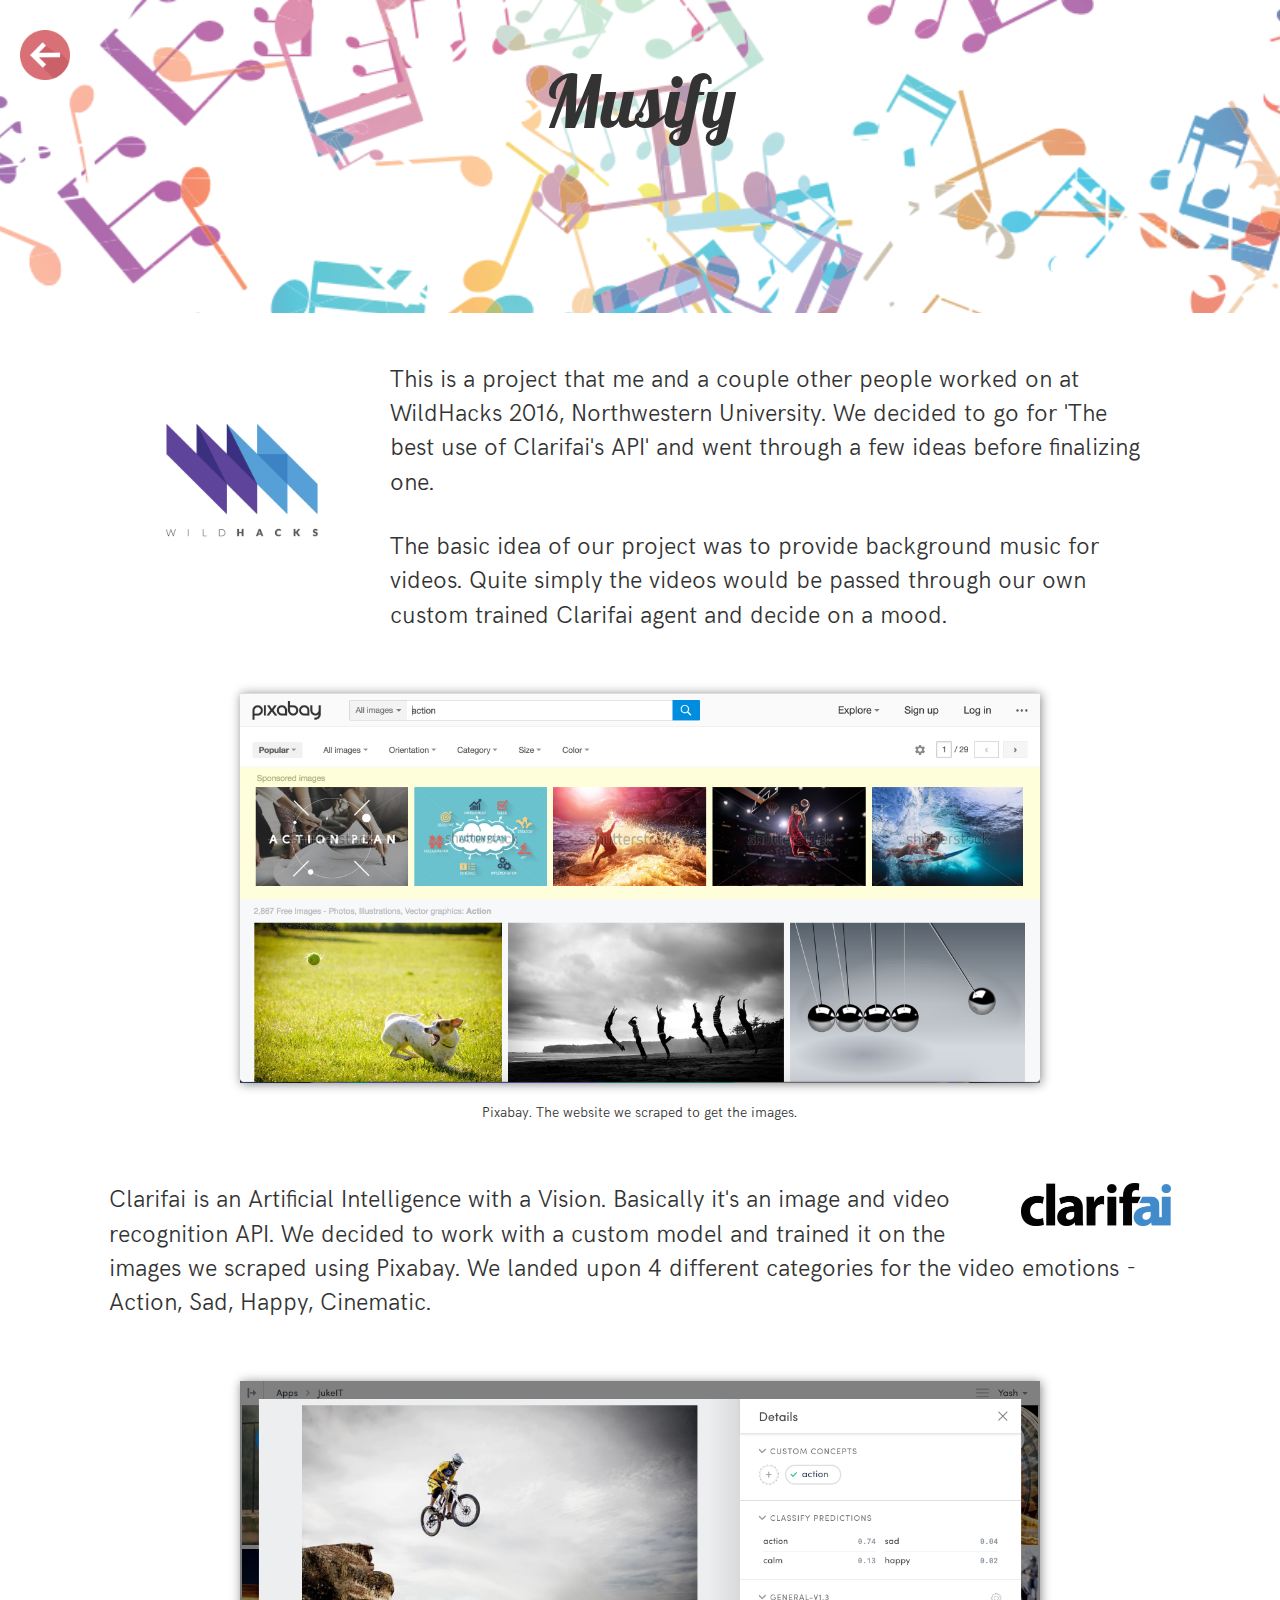
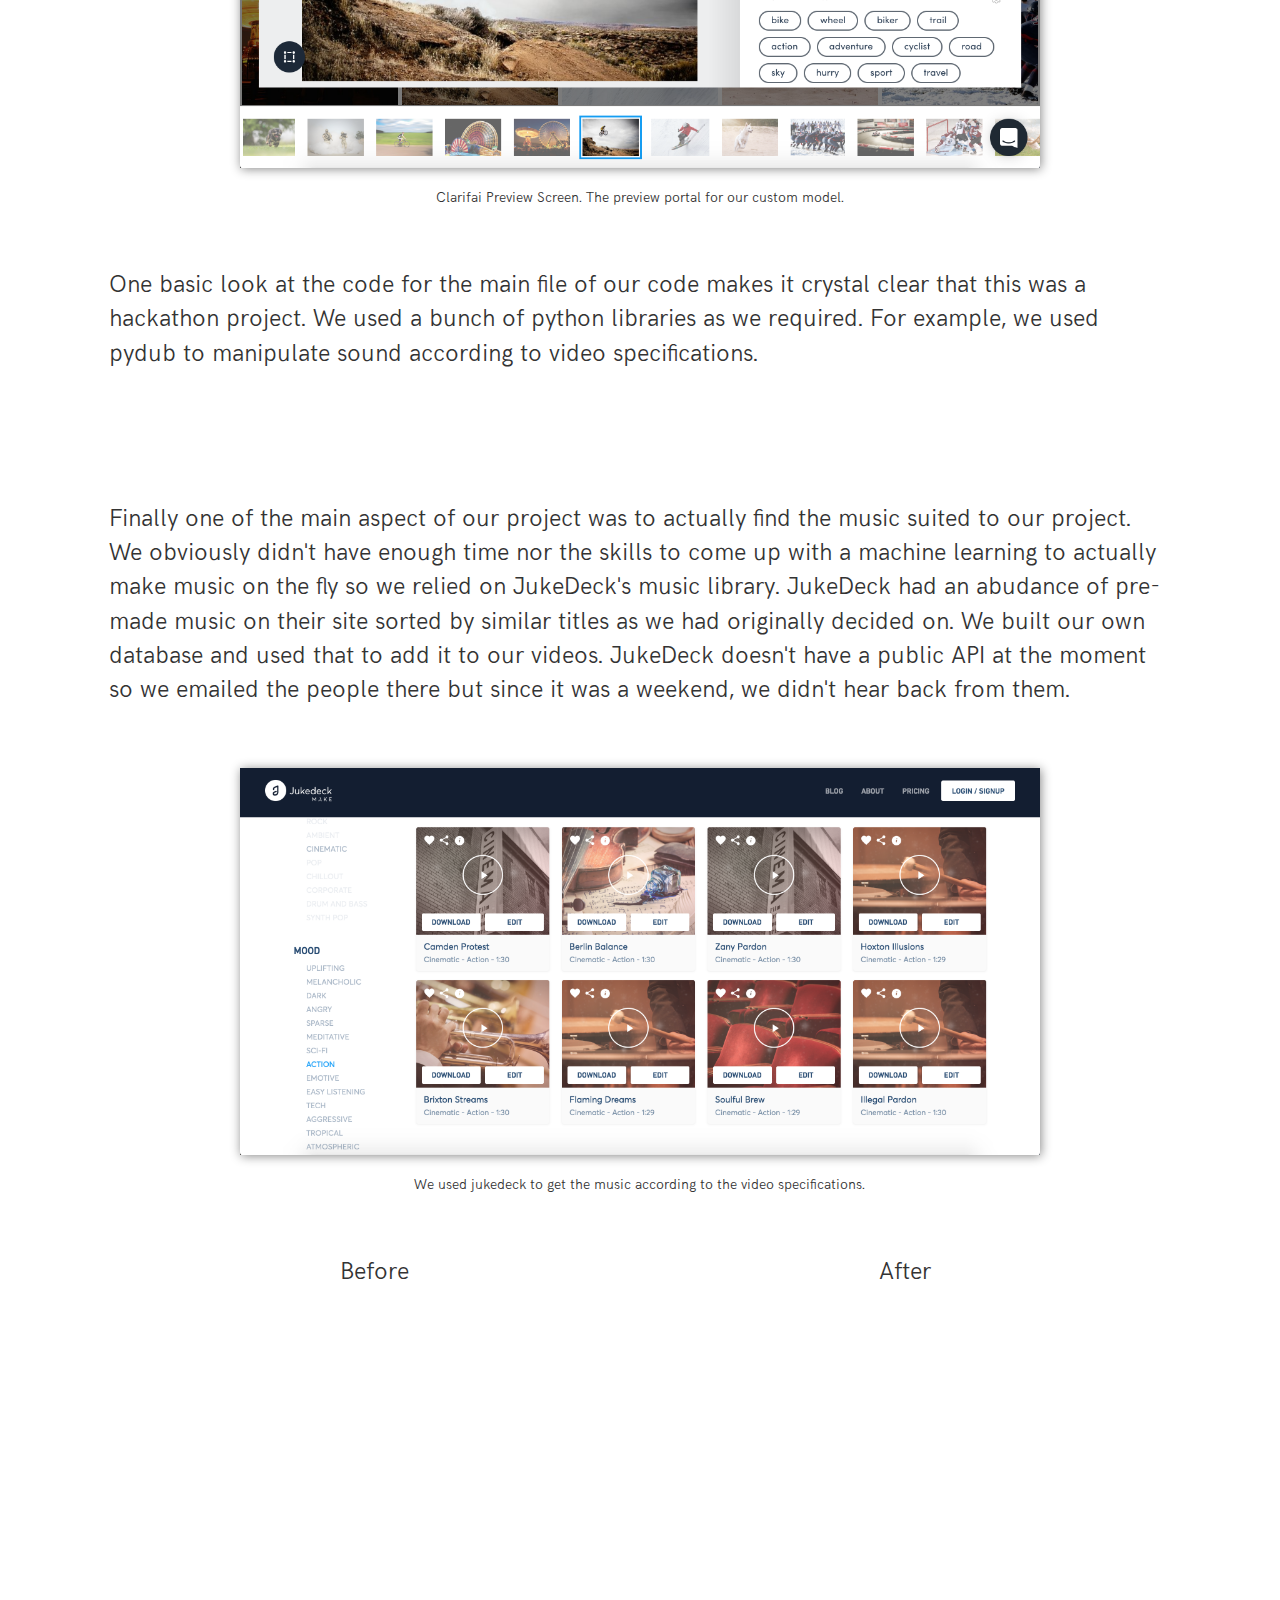
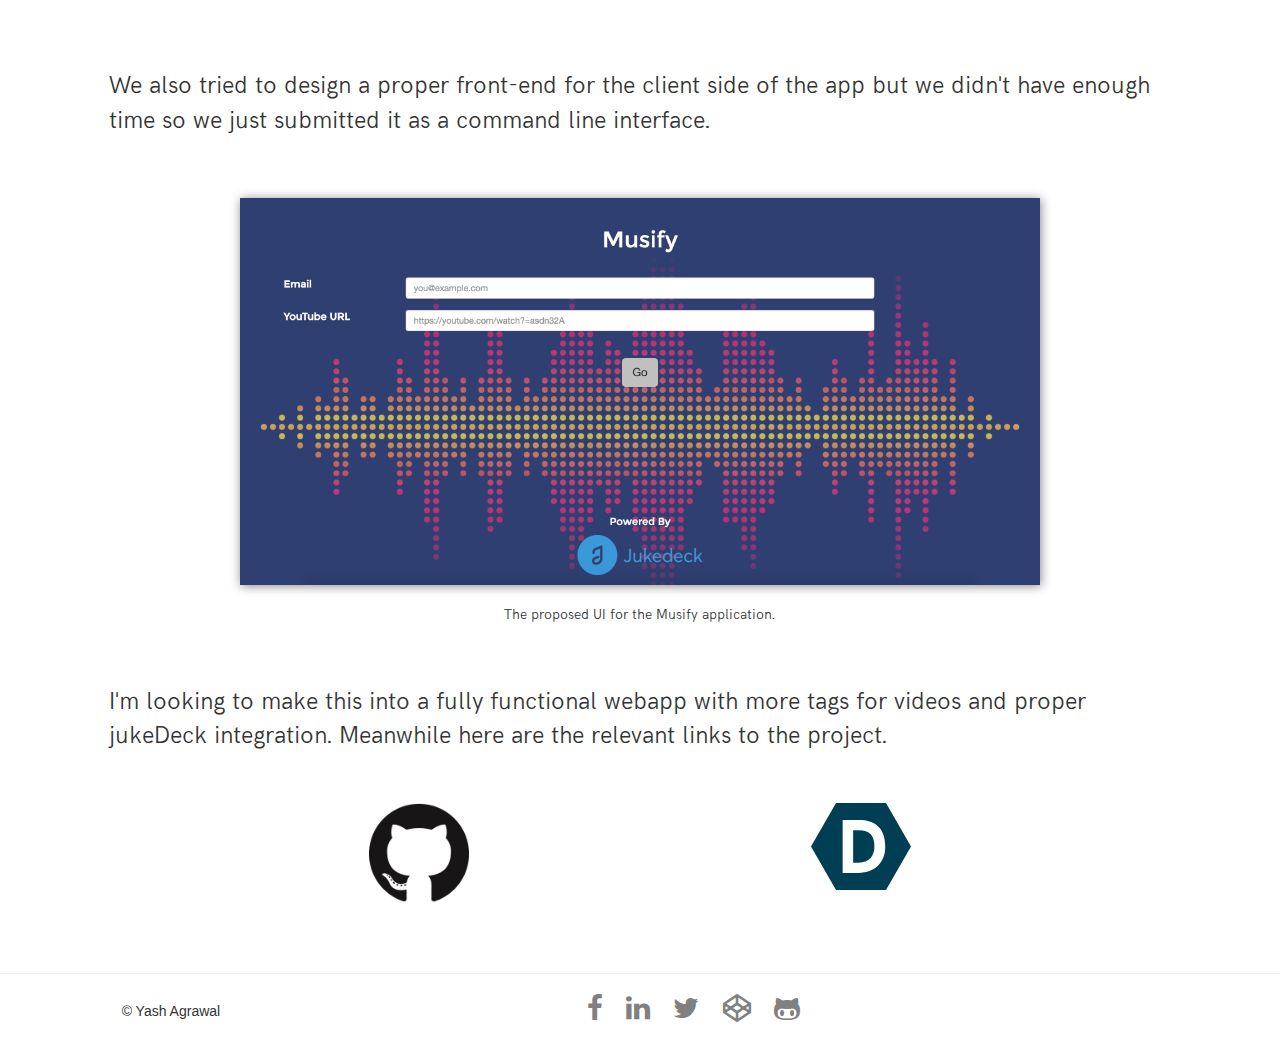
<file: musify.html>
<!doctype HTML>
<html>
    <head>
        <title>Musify</title>

        <meta name="viewport" content="width=device-width, initial-scale=1.0">
        <link rel="shortcut icon" type="image/x-icon" href="img/webicon.png" />
        <!-- Fonts -->
        <link href="https://fonts.googleapis.com/css?family=Montserrat|Open+Sans" rel="stylesheet">
        <link rel="stylesheet" href="https://fonts.googleapis.com/icon?family=Material+Icons">
        <link href="https://fonts.googleapis.com/css?family=Lobster" rel="stylesheet"> 
        <link rel="stylesheet" href="css/fonts/font-awesome-4.7.0/css/font-awesome.min.css">       
        <!-- Stylesheets -->
        <link href="css/main.css" rel="stylesheet">
        <link href="css/musify.css" rel="stylesheet">
        <link rel="stylesheet" href="https://maxcdn.bootstrapcdn.com/bootstrap/3.3.7/css/bootstrap.min.css">

        <!--JavaScript Bootstrap -->
        <script src="https://maxcdn.bootstrapcdn.com/bootstrap/3.3.7/js/bootstrap.min.js"></script>

        <!--jQuery -->
        <script src="js/jquery.js"></script>
        <script>
          (function(i,s,o,g,r,a,m){i['GoogleAnalyticsObject']=r;i[r]=i[r]||function(){
          (i[r].q=i[r].q||[]).push(arguments)},i[r].l=1*new Date();a=s.createElement(o),
          m=s.getElementsByTagName(o)[0];a.async=1;a.src=g;m.parentNode.insertBefore(a,m)
          })(window,document,'script','https://www.google-analytics.com/analytics.js','ga');

          ga('create', 'UA-65874311-3', 'auto');
          ga('send', 'pageview');

        </script>

    </head>
    <body>
        <a href="index.html"><img src="img/back.png" class="homebutton img-responsive" width="50px"></img></a>
        <div class="fixed-bg bg">
            <center><p class="titleMusic">Musify</p></center>
            <span style="display:block; height: 150px;"> </span>
        </div>
        <div class="row">
            <span style="display:block; height: 50px;"> </span>
            <div class="col-md-1 col-xs-1">
            </div>
            <div class="col-md-10 col-xs-10">
                <div class="col-md-3 ">
                    <center><img src="img/musify/wildhacks.png" class="img-responsive imgLeft" width="250px"></img></center>
                </div>
                <div class="col-md-9">
                    <p class="introPara">This is a project that me and a couple other people worked on at WildHacks 2016, Northwestern University. We decided to go for 'The best use of Clarifai's API' and went through a few ideas before finalizing one. </p> </br>
                    <p class="introPara">The basic idea of our project was to provide background music for videos. Quite simply the videos would be passed through our own custom trained Clarifai agent and decide on a mood. </p>
                </div>
            </div>
            <div class="col-md-1 col-xs-1">
            </div>
        </div>
        <div class="row">
            <span style="display:block; height: 50px;"> </span>
            <div class="col-md-1 col-xs-1">
            </div>
            <div class="col-md-10 col-xs-10">
                <center><img src="img/musify/pixabay.png" class="img-responsive shadow" width="800px"></img>
                <span style="display:block; height: 20px;"> </span>
                <p class="caption">Pixabay. The website we scraped to get the images.</p></center>
            </div>
            <div class="col-md-1 col-xs-1">
            </div>
        </div>
        <div class="row">
            <span style="display:block; height: 50px;"> </span>
            <div class="col-md-1 col-xs-1">
            </div>
            <div class="col-md-10 col-xs-10">
                <center><img src="img/musify/clarifai.png" class="img-responsive imgRight" width="150px"></img></center>
                <p class="introPara">Clarifai is an Artificial Intelligence with a Vision. Basically it's an image and video recognition API. We decided to work with a custom model and trained it on the images we scraped using Pixabay. We landed upon 4 different categories for the video emotions - Action, Sad, Happy, Cinematic.</p> </br>
            </div>
            <div class="col-md-1 col-xs-1">
            </div>
        </div>
        <div class="row">
            <span style="display:block; height: 30px;"> </span>
            <div class="col-md-1 col-xs-1">
            </div>
            <div class="col-md-10 col-xs-10">
                <center><img src="img/musify/clarifaiPreview.png" class="img-responsive shadow" width="800px"></img>
                <span style="display:block; height: 20px;"> </span>
                <p class="caption">Clarifai Preview Screen. The preview portal for our custom model.</p></center>
            </div>
            <div class="col-md-1 col-xs-1">
            </div>
        </div>
        <div class="row">
            <span style="display:block; height: 50px;"> </span>
            <div class="col-md-1 col-xs-1">
            </div>
            <div class="col-md-10 col-xs-10">
                <p class="introPara">One basic look at the code for the main file of our code makes it crystal clear that this was a hackathon project. We used a bunch of python libraries as we required. For example, we used pydub to manipulate sound according to video specifications.</p> </br>
            </div>
            <div class="col-md-1 col-xs-1">
            </div>
        </div>
        <div class="row">
            <span style="display:block; height: 50px;"> </span>
            <div class="col-md-1 col-xs-1">
            </div>
            <div class="col-md-10 col-xs-10">
                <script src="https://gist.github.com/yagrawl/132b0f140facbb382bd6da978aedb095.js"></script>
            </div>
            <div class="col-md-1 col-xs-1">
            </div>
        </div>
        <div class="row">
            <span style="display:block; height: 50px;"> </span>
            <div class="col-md-1 col-xs-1">
            </div>
            <div class="col-md-10 col-xs-10">
                <p class="introPara">Finally one of the main aspect of our project was to actually find the music suited to our project. We obviously didn't have enough time nor the skills to come up with a machine learning to actually make music on the fly so we relied on JukeDeck's music library. JukeDeck had an abudance of pre-made music on their site sorted by similar titles as we had originally decided on. We built our own database and used that to add it to our videos. JukeDeck doesn't have a public API at the moment so we emailed the people there but since it was a weekend, we didn't hear back from them.</p> </br>
            </div>
            <div class="col-md-1 col-xs-1">
            </div>
        </div>
        <div class="row">
            <span style="display:block; height: 30px;"> </span>
            <div class="col-md-1 col-xs-1">
            </div>
            <div class="col-md-10 col-xs-10">
                <center><img src="img/musify/jukedeck.png" class="img-responsive shadow" width="800px"></img>
                <span style="display:block; height: 20px;"> </span>
                <p class="caption">We used jukedeck to get the music according to the video specifications.</p></center>
            </div>
            <div class="col-md-1 col-xs-1">
            </div>
        </div>
        <div class="row">
            <span style="display:block; height: 50px;"> </span>
            <div class="col-md-1 col-xs-1">
            </div>
            <div class="col-md-10 col-xs-10">
                <div class="col-md-6 col-xs-12">
                    <center>
                        <p class="introPara">Before</p>
                    <iframe width="100%" height="315" src="https://www.youtube.com/embed/Yq2-oM5AkEU?rel=0&amp;controls=0&amp;showinfo=0" frameborder="0" allowfullscreen></iframe>
                </div>
                <div class="col-md-6 col-xs-12">
                    <center>
                        <p class="introPara">After</p>
                    <iframe width="100%" height="315" src="https://www.youtube.com/embed/8kGR5jMhrDo?rel=0&amp;controls=0&amp;showinfo=0" frameborder="0" allowfullscreen></iframe></center>
                </div>
            </div>
            <div class="col-md-1 col-xs-1">
            </div>
        </div>
        <div class="row">
            <span style="display:block; height: 50px;"> </span>
            <div class="col-md-1 col-xs-1">
            </div>
            <div class="col-md-10 col-xs-10">
                <p class="introPara">We also tried to design a proper front-end for the client side of the app but we didn't have enough time so we just submitted it as a command line interface. </p> </br>
            </div>
            <div class="col-md-1 col-xs-1">
            </div>
        </div>
        <div class="row">
            <span style="display:block; height: 30px;"> </span>
            <div class="col-md-1 col-xs-1">
            </div>
            <div class="col-md-10 col-xs-10">
                <center><img src="img/musify/musifyHome.png" class="img-responsive shadow" width="800px"></img>
                <span style="display:block; height: 20px;"> </span>
                <p class="caption">The proposed UI for the Musify application.</p></center>
            </div>
            <div class="col-md-1 col-xs-1">
            </div>
        </div>
        <div class="row">
            <span style="display:block; height: 50px;"> </span>
            <div class="col-md-1 col-xs-1">
            </div>
            <div class="col-md-10 col-xs-10">
                <p class="introPara">I'm looking to make this into a fully functional webapp with more tags for videos and proper jukeDeck integration. Meanwhile here are the relevant links to the project.</p> </br>
            </div>
            <div class="col-md-1 col-xs-1">
            </div>
        </div>
        <div class="row">
            <span style="display:block; height: 20px;"> </span>
            <div class="col-md-1 col-xs-1">
            </div>
            <div class="col-md-10 col-xs-10">
                <div class="col-md-2 col-xs-2">
                </div>
                <div class="col-md-3 col-xs-3">
                    <a target="_blank" href="https://github.com/yagrawl/wildhacks2016"><center><img src="img/musify/github.png" class="img-responsive" width="100px"></img></a>
                </div>
                <div class="col-md-2 col-xs-2">
                </div>
                <div class="col-md-3 col-xs-3">
                    <a target="_blank" href="https://devpost.com/software/musify-gr1zj6"><center><img src="img/musify/devpost.svg" class="img-responsive" width="100px"></img></a>
                </div>
                <div class="col-md-2 col-xs-2">
                </div>
            </div>
            <div class="col-md-1 col-xs-1">
            </div>
        </div>
        <span style="display:block; height: 50px;"> </span>
        <footer class="container-fluid base">
            <div class="row">
                <hr>
                <div class="col-md-1">
                </div>
                <div class="col-md-2 col-xs-12">
                    <h5>&copy; Yash Agrawal</h5>
                </div>
                <div class="col-md-7 col-xs-12 social">
                      <center>
                        <a target="_blank" href="https://www.facebook.com/yagrawl"><i class="fa fa-facebook fa-2x" aria-hidden="true"></i></a>
                        &nbsp;&nbsp;&nbsp;&nbsp;
                        <a target="_blank" href="https://www.linkedin.com/in/yagrawl"><i class="fa fa-linkedin fa-2x" aria-hidden="true"></i></a>
                        &nbsp;&nbsp;&nbsp;&nbsp;
                        <a target="_blank" href="https://www.twitter.com/yagrawl"><i class="fa fa-twitter fa-2x" aria-hidden="true"></i></a>
                        &nbsp;&nbsp;&nbsp;&nbsp;
                        <a target="_blank" href="https://codepen.io/yagrawl/"> <i class="fa fa-codepen fa-2x" aria-hidden="true"></i> </a>
                        &nbsp;&nbsp;&nbsp;&nbsp;
                        <a target="_blank" href="https://www.github.com/yagrawl"><i class="fa fa-github-alt fa-2x" ></i></a>
                      </center>
                </div>
                <div class="col-md-2">
                </div>
            </div>
             <span style="display:block; height: 15px;"> </span>
        </footer>
    </body>
</html>
</file>
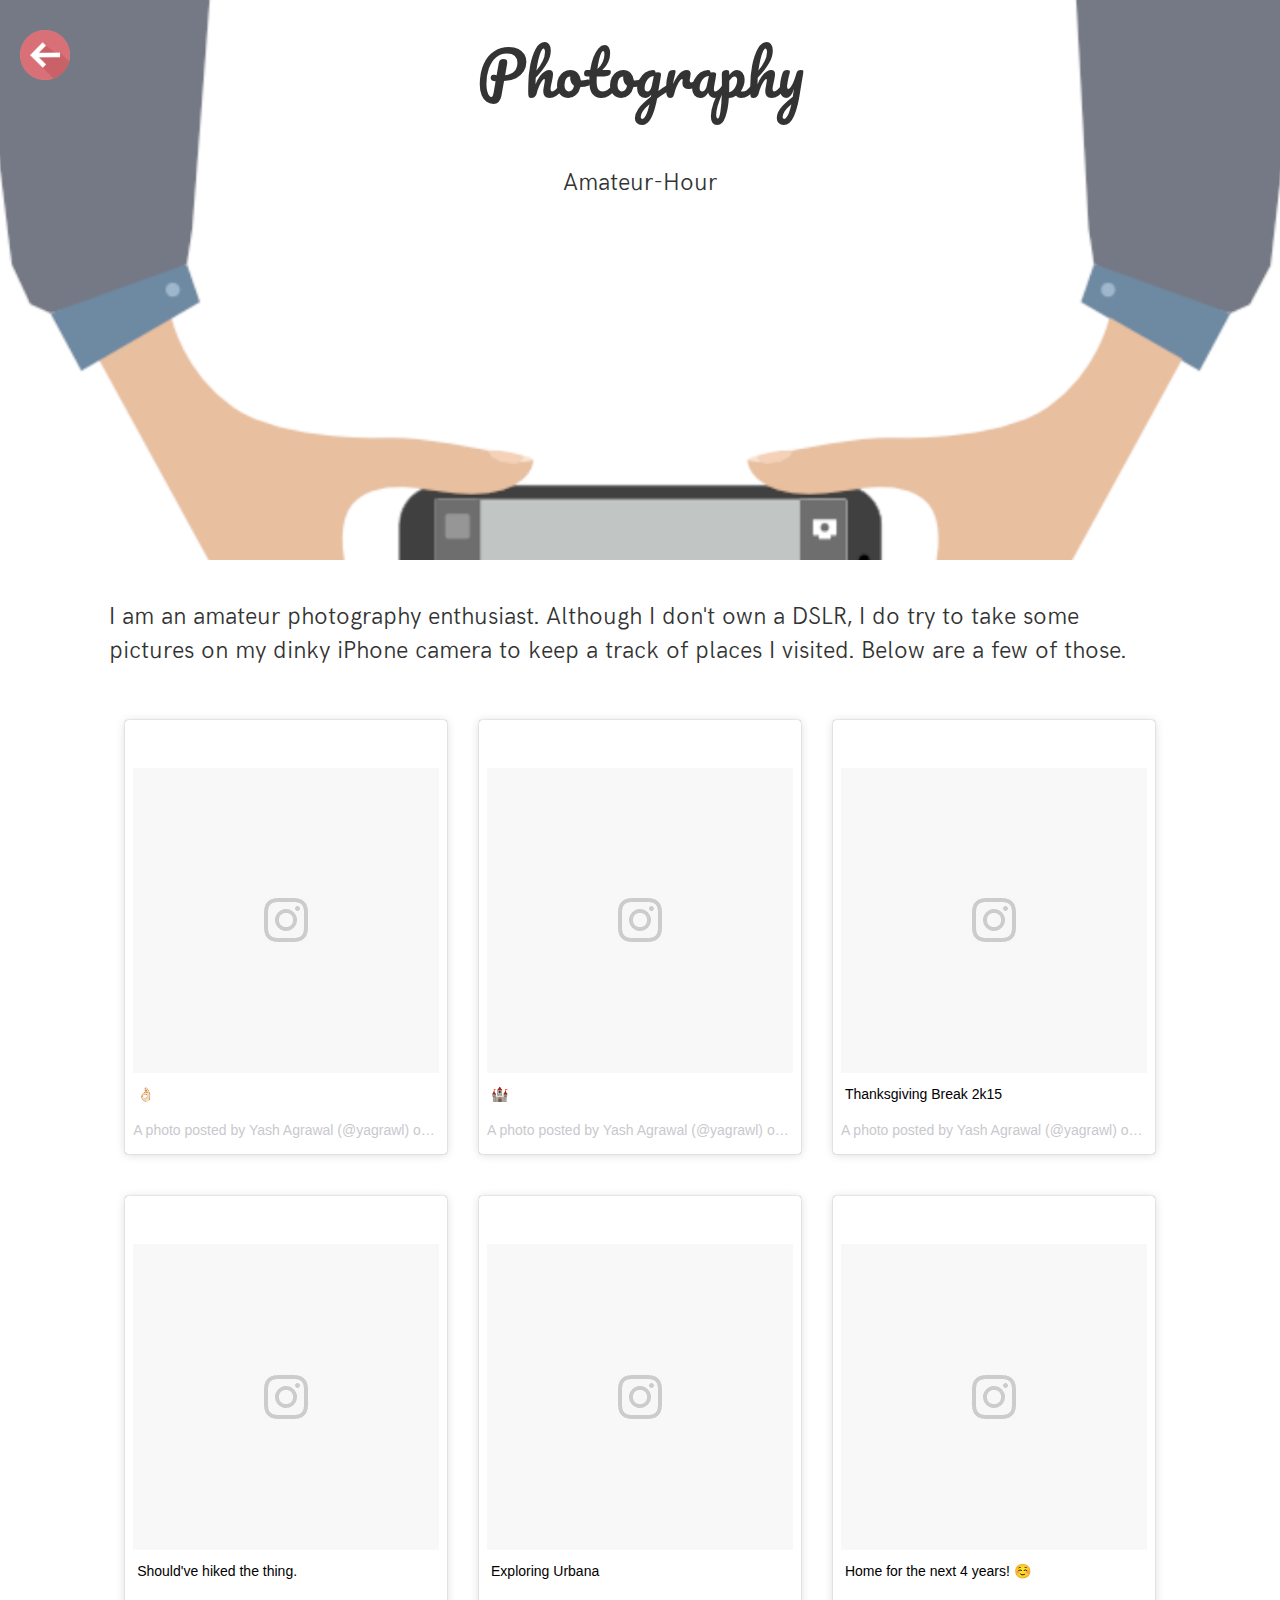
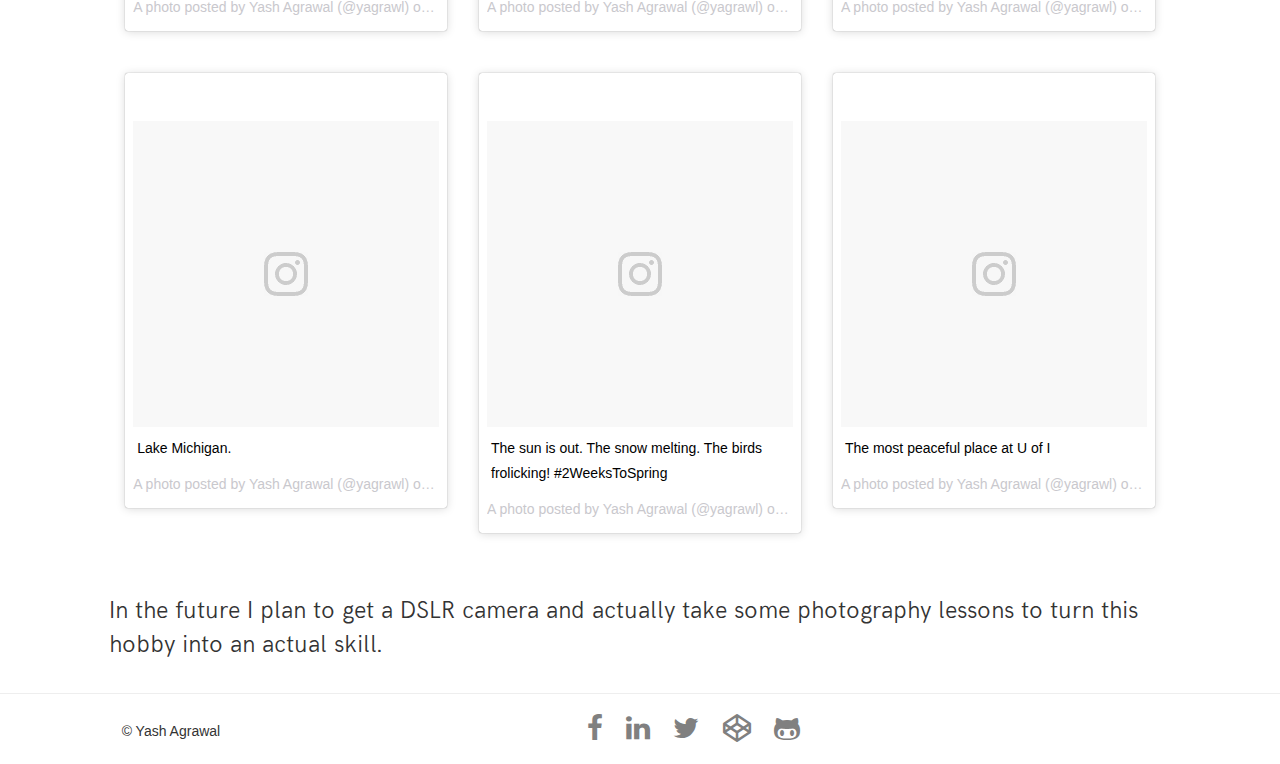
<file: photography.html>
<!doctype HTML>
<html>
    <head>
        <title>Photography</title>

        <meta name="viewport" content="width=device-width, initial-scale=1.0">
        <link rel="shortcut icon" type="image/x-icon" href="img/webicon.png" />
        <!-- Fonts -->
        <link href="https://fonts.googleapis.com/css?family=Montserrat|Open+Sans" rel="stylesheet">
        <link rel="stylesheet" href="https://fonts.googleapis.com/icon?family=Material+Icons">
        <link href="https://fonts.googleapis.com/css?family=Pacifico" rel="stylesheet"> 
        <link rel="stylesheet" href="css/fonts/font-awesome-4.7.0/css/font-awesome.min.css">       
        <!-- Stylesheets -->
        <link href="css/photography.css" rel="stylesheet">
        <link href="css/main.css" rel="stylesheet">
        <link rel="stylesheet" href="https://maxcdn.bootstrapcdn.com/bootstrap/3.3.7/css/bootstrap.min.css">

        <!--JavaScript Bootstrap -->
        <script src="https://maxcdn.bootstrapcdn.com/bootstrap/3.3.7/js/bootstrap.min.js"></script>

        <!--jQuery -->
        <script src="js/jquery.js"></script>
        <script>
          (function(i,s,o,g,r,a,m){i['GoogleAnalyticsObject']=r;i[r]=i[r]||function(){
          (i[r].q=i[r].q||[]).push(arguments)},i[r].l=1*new Date();a=s.createElement(o),
          m=s.getElementsByTagName(o)[0];a.async=1;a.src=g;m.parentNode.insertBefore(a,m)
          })(window,document,'script','https://www.google-analytics.com/analytics.js','ga');

          ga('create', 'UA-65874311-3', 'auto');
          ga('send', 'pageview');

        </script>

    </head>
    <body>
        <a href="index.html"><img src="img/back.png" class="homebutton img-responsive" width="50px"></img></a>
        <div class="fixed-bg bg">
           <center> <p class="photoTitle">Photography</p> </center>
           <span style="display:block; height: 40px;"> </span>
            <center><p class="introPara">Amateur-Hour</p></center>
           <span style="display:block; height: 350px;"> </span>
        </div>
        <span style="display:block; height: 40px;"> </span>
        <div class="row">
            <div class="col-md-1 col-xs-1">
            </div>
            <div class="col-md-10 col-xs-10">
                <p class="introPara">I am an amateur photography enthusiast. Although I don't own a DSLR, I do try to take some pictures on my dinky iPhone camera to keep a track of places I visited. Below are a few of those.</p>
            </div>
            <div class="col-md-1 col-xs-1">
            </div>
        </div>
        <span style="display:block; height: 40px;"> </span>
        <div class="row">
            <div class="col-md-1 col-xs-1">
            </div>
            <div class="col-md-10 col-xs-10">
                <div class="col-md-4 col-xs-12">
                    <blockquote class="instagram-media" data-instgrm-captioned data-instgrm-version="7" style=" background:#FFF; border:0; border-radius:3px; box-shadow:0 0 1px 0 rgba(0,0,0,0.5),0 1px 10px 0 rgba(0,0,0,0.15); margin: 1px; max-width:658px; padding:0; width:99.375%; width:-webkit-calc(100% - 2px); width:calc(100% - 2px);"><div style="padding:8px;"> <div style=" background:#F8F8F8; line-height:0; margin-top:40px; padding:50.0% 0; text-align:center; width:100%;"> <div style=" background:url([data-uri]); display:block; height:44px; margin:0 auto -44px; position:relative; top:-22px; width:44px;"></div></div> <p style=" margin:8px 0 0 0; padding:0 4px;"> <a target="_blank" href="https://www.instagram.com/p/BGGP0hfp5s1/" style=" color:#000; font-family:Arial,sans-serif; font-size:14px; font-style:normal; font-weight:normal; line-height:17px; text-decoration:none; word-wrap:break-word;" target="_blank">👌🏻</a></p> <p style=" color:#c9c8cd; font-family:Arial,sans-serif; font-size:14px; line-height:17px; margin-bottom:0; margin-top:8px; overflow:hidden; padding:8px 0 7px; text-align:center; text-overflow:ellipsis; white-space:nowrap;">A photo posted by Yash Agrawal (@yagrawl) on <time style=" font-family:Arial,sans-serif; font-size:14px; line-height:17px;" datetime="2016-06-01T03:58:18+00:00">May 31, 2016 at 8:58pm PDT</time></p></div></blockquote>
                    <script async defer src="//platform.instagram.com/en_US/embeds.js"></script>
                    
                </div>
                <div class="col-md-4 col-xs-12">
                    <blockquote class="instagram-media" data-instgrm-captioned data-instgrm-version="7" style=" background:#FFF; border:0; border-radius:3px; box-shadow:0 0 1px 0 rgba(0,0,0,0.5),0 1px 10px 0 rgba(0,0,0,0.15); margin: 1px; max-width:658px; padding:0; width:99.375%; width:-webkit-calc(100% - 2px); width:calc(100% - 2px);"><div style="padding:8px;"> <div style=" background:#F8F8F8; line-height:0; margin-top:40px; padding:50.0% 0; text-align:center; width:100%;"> <div style=" background:url([data-uri]); display:block; height:44px; margin:0 auto -44px; position:relative; top:-22px; width:44px;"></div></div> <p style=" margin:8px 0 0 0; padding:0 4px;"> <a target="_blank" href="https://www.instagram.com/p/BMcI3zSjvjv/" style=" color:#000; font-family:Arial,sans-serif; font-size:14px; font-style:normal; font-weight:normal; line-height:17px; text-decoration:none; word-wrap:break-word;" target="_blank">🏰</a></p> <p style=" color:#c9c8cd; font-family:Arial,sans-serif; font-size:14px; line-height:17px; margin-bottom:0; margin-top:8px; overflow:hidden; padding:8px 0 7px; text-align:center; text-overflow:ellipsis; white-space:nowrap;">A photo posted by Yash Agrawal (@yagrawl) on <time style=" font-family:Arial,sans-serif; font-size:14px; line-height:17px;" datetime="2016-11-05T19:09:14+00:00">Nov 5, 2016 at 12:09pm PDT</time></p></div></blockquote>
                    <script async defer src="//platform.instagram.com/en_US/embeds.js"></script>
                </div>
                <div class="col-md-4 col-xs-12">
                   <blockquote class="instagram-media" data-instgrm-captioned data-instgrm-version="7" style=" background:#FFF; border:0; border-radius:3px; box-shadow:0 0 1px 0 rgba(0,0,0,0.5),0 1px 10px 0 rgba(0,0,0,0.15); margin: 1px; max-width:658px; padding:0; width:99.375%; width:-webkit-calc(100% - 2px); width:calc(100% - 2px);"><div style="padding:8px;"> <div style=" background:#F8F8F8; line-height:0; margin-top:40px; padding:50.0% 0; text-align:center; width:100%;"> <div style=" background:url([data-uri]); display:block; height:44px; margin:0 auto -44px; position:relative; top:-22px; width:44px;"></div></div> <p style=" margin:8px 0 0 0; padding:0 4px;"> <a target="_blank" href="https://www.instagram.com/p/-cen2tp5h4/" style=" color:#000; font-family:Arial,sans-serif; font-size:14px; font-style:normal; font-weight:normal; line-height:17px; text-decoration:none; word-wrap:break-word;" target="_blank">Thanksgiving Break 2k15</a></p> <p style=" color:#c9c8cd; font-family:Arial,sans-serif; font-size:14px; line-height:17px; margin-bottom:0; margin-top:8px; overflow:hidden; padding:8px 0 7px; text-align:center; text-overflow:ellipsis; white-space:nowrap;">A photo posted by Yash Agrawal (@yagrawl) on <time style=" font-family:Arial,sans-serif; font-size:14px; line-height:17px;" datetime="2015-11-23T22:59:47+00:00">Nov 23, 2015 at 2:59pm PST</time></p></div></blockquote>
                    <script async defer src="//platform.instagram.com/en_US/embeds.js"></script>
                </div>
            </div>
            <div class="col-md-1 col-xs-1">
            </div>
        </div>
        <span style="display:block; height: 40px;"> </span>
        <div class="row">
            <div class="col-md-1 col-xs-1">
            </div>
            <div class="col-md-10 col-xs-10">
                <div class="col-md-4 col-xs-12">
                    <blockquote class="instagram-media" data-instgrm-captioned data-instgrm-version="7" style=" background:#FFF; border:0; border-radius:3px; box-shadow:0 0 1px 0 rgba(0,0,0,0.5),0 1px 10px 0 rgba(0,0,0,0.15); margin: 1px; max-width:658px; padding:0; width:99.375%; width:-webkit-calc(100% - 2px); width:calc(100% - 2px);"><div style="padding:8px;"> <div style=" background:#F8F8F8; line-height:0; margin-top:40px; padding:50.0% 0; text-align:center; width:100%;"> <div style=" background:url([data-uri]); display:block; height:44px; margin:0 auto -44px; position:relative; top:-22px; width:44px;"></div></div> <p style=" margin:8px 0 0 0; padding:0 4px;"> <a target="_blank" href="https://www.instagram.com/p/BGGPq2wp5sp/" style=" color:#000; font-family:Arial,sans-serif; font-size:14px; font-style:normal; font-weight:normal; line-height:17px; text-decoration:none; word-wrap:break-word;" target="_blank">Should&#39;ve hiked the thing.</a></p> <p style=" color:#c9c8cd; font-family:Arial,sans-serif; font-size:14px; line-height:17px; margin-bottom:0; margin-top:8px; overflow:hidden; padding:8px 0 7px; text-align:center; text-overflow:ellipsis; white-space:nowrap;">A photo posted by Yash Agrawal (@yagrawl) on <time style=" font-family:Arial,sans-serif; font-size:14px; line-height:17px;" datetime="2016-06-01T03:56:59+00:00">May 31, 2016 at 8:56pm PDT</time></p></div></blockquote>
                    <script async defer src="//platform.instagram.com/en_US/embeds.js"></script>
                    
                </div>
                <div class="col-md-4 col-xs-12">
                    <blockquote class="instagram-media" data-instgrm-captioned data-instgrm-version="7" style=" background:#FFF; border:0; border-radius:3px; box-shadow:0 0 1px 0 rgba(0,0,0,0.5),0 1px 10px 0 rgba(0,0,0,0.15); margin: 1px; max-width:658px; padding:0; width:99.375%; width:-webkit-calc(100% - 2px); width:calc(100% - 2px);"><div style="padding:8px;"> <div style=" background:#F8F8F8; line-height:0; margin-top:40px; padding:50.0% 0; text-align:center; width:100%;"> <div style=" background:url([data-uri]); display:block; height:44px; margin:0 auto -44px; position:relative; top:-22px; width:44px;"></div></div> <p style=" margin:8px 0 0 0; padding:0 4px;"> <a target="_blank" href="https://www.instagram.com/p/8bUJ3op5u-/" style=" color:#000; font-family:Arial,sans-serif; font-size:14px; font-style:normal; font-weight:normal; line-height:17px; text-decoration:none; word-wrap:break-word;" target="_blank">Exploring Urbana</a></p> <p style=" color:#c9c8cd; font-family:Arial,sans-serif; font-size:14px; line-height:17px; margin-bottom:0; margin-top:8px; overflow:hidden; padding:8px 0 7px; text-align:center; text-overflow:ellipsis; white-space:nowrap;">A photo posted by Yash Agrawal (@yagrawl) on <time style=" font-family:Arial,sans-serif; font-size:14px; line-height:17px;" datetime="2015-10-04T19:06:16+00:00">Oct 4, 2015 at 12:06pm PDT</time></p></div></blockquote>
                    <script async defer src="//platform.instagram.com/en_US/embeds.js"></script>
                </div>
                <div class="col-md-4 col-xs-12">
                    <blockquote class="instagram-media" data-instgrm-captioned data-instgrm-version="7" style=" background:#FFF; border:0; border-radius:3px; box-shadow:0 0 1px 0 rgba(0,0,0,0.5),0 1px 10px 0 rgba(0,0,0,0.15); margin: 1px; max-width:658px; padding:0; width:99.375%; width:-webkit-calc(100% - 2px); width:calc(100% - 2px);"><div style="padding:8px;"> <div style=" background:#F8F8F8; line-height:0; margin-top:40px; padding:50.0% 0; text-align:center; width:100%;"> <div style=" background:url([data-uri]); display:block; height:44px; margin:0 auto -44px; position:relative; top:-22px; width:44px;"></div></div> <p style=" margin:8px 0 0 0; padding:0 4px;"> <a target="_blank" href="https://www.instagram.com/p/y8en1lJ5sa/" style=" color:#000; font-family:Arial,sans-serif; font-size:14px; font-style:normal; font-weight:normal; line-height:17px; text-decoration:none; word-wrap:break-word;" target="_blank">Home for the next 4 years! ☺️</a></p> <p style=" color:#c9c8cd; font-family:Arial,sans-serif; font-size:14px; line-height:17px; margin-bottom:0; margin-top:8px; overflow:hidden; padding:8px 0 7px; text-align:center; text-overflow:ellipsis; white-space:nowrap;">A photo posted by Yash Agrawal (@yagrawl) on <time style=" font-family:Arial,sans-serif; font-size:14px; line-height:17px;" datetime="2015-02-11T02:58:45+00:00">Feb 10, 2015 at 6:58pm PST</time></p></div></blockquote>
                    <script async defer src="//platform.instagram.com/en_US/embeds.js"></script>
                </div>
            </div>
            <div class="col-md-1 col-xs-1">
            </div>
        </div>
        <span style="display:block; height: 40px;"> </span>
        <div class="row">
            <div class="col-md-1 col-xs-1">
            </div>
            <div class="col-md-10 col-xs-10">
                <div class="col-md-4 col-xs-12">
                    <blockquote class="instagram-media" data-instgrm-captioned data-instgrm-version="7" style=" background:#FFF; border:0; border-radius:3px; box-shadow:0 0 1px 0 rgba(0,0,0,0.5),0 1px 10px 0 rgba(0,0,0,0.15); margin: 1px; max-width:658px; padding:0; width:99.375%; width:-webkit-calc(100% - 2px); width:calc(100% - 2px);"><div style="padding:8px;"> <div style=" background:#F8F8F8; line-height:0; margin-top:40px; padding:50.0% 0; text-align:center; width:100%;"> <div style=" background:url([data-uri]); display:block; height:44px; margin:0 auto -44px; position:relative; top:-22px; width:44px;"></div></div> <p style=" margin:8px 0 0 0; padding:0 4px;"> <a target="_blank" href="https://www.instagram.com/p/wW1-Thp5uC/" style=" color:#000; font-family:Arial,sans-serif; font-size:14px; font-style:normal; font-weight:normal; line-height:17px; text-decoration:none; word-wrap:break-word;" target="_blank">Lake Michigan.</a></p> <p style=" color:#c9c8cd; font-family:Arial,sans-serif; font-size:14px; line-height:17px; margin-bottom:0; margin-top:8px; overflow:hidden; padding:8px 0 7px; text-align:center; text-overflow:ellipsis; white-space:nowrap;">A photo posted by Yash Agrawal (@yagrawl) on <time style=" font-family:Arial,sans-serif; font-size:14px; line-height:17px;" datetime="2014-12-08T19:08:51+00:00">Dec 8, 2014 at 11:08am PST</time></p></div></blockquote>
                    <script async defer src="//platform.instagram.com/en_US/embeds.js"></script>
                </div>
                <div class="col-md-4 col-xs-12">
                    <blockquote class="instagram-media" data-instgrm-captioned data-instgrm-version="7" style=" background:#FFF; border:0; border-radius:3px; box-shadow:0 0 1px 0 rgba(0,0,0,0.5),0 1px 10px 0 rgba(0,0,0,0.15); margin: 1px; max-width:658px; padding:0; width:99.375%; width:-webkit-calc(100% - 2px); width:calc(100% - 2px);"><div style="padding:8px;"> <div style=" background:#F8F8F8; line-height:0; margin-top:40px; padding:50.0% 0; text-align:center; width:100%;"> <div style=" background:url([data-uri]); display:block; height:44px; margin:0 auto -44px; position:relative; top:-22px; width:44px;"></div></div> <p style=" margin:8px 0 0 0; padding:0 4px;"> <a target="_blank" href="https://www.instagram.com/p/z81J4pJ5m-/" style=" color:#000; font-family:Arial,sans-serif; font-size:14px; font-style:normal; font-weight:normal; line-height:17px; text-decoration:none; word-wrap:break-word;" target="_blank">The sun is out. The snow melting. The birds frolicking! #2WeeksToSpring</a></p> <p style=" color:#c9c8cd; font-family:Arial,sans-serif; font-size:14px; line-height:17px; margin-bottom:0; margin-top:8px; overflow:hidden; padding:8px 0 7px; text-align:center; text-overflow:ellipsis; white-space:nowrap;">A photo posted by Yash Agrawal (@yagrawl) on <time style=" font-family:Arial,sans-serif; font-size:14px; line-height:17px;" datetime="2015-03-08T02:47:01+00:00">Mar 7, 2015 at 6:47pm PST</time></p></div></blockquote>
                    <script async defer src="//platform.instagram.com/en_US/embeds.js"></script>
                </div>
                <div class="col-md-4 col-xs-12">
                    <blockquote class="instagram-media" data-instgrm-captioned data-instgrm-version="7" style=" background:#FFF; border:0; border-radius:3px; box-shadow:0 0 1px 0 rgba(0,0,0,0.5),0 1px 10px 0 rgba(0,0,0,0.15); margin: 1px; max-width:658px; padding:0; width:99.375%; width:-webkit-calc(100% - 2px); width:calc(100% - 2px);"><div style="padding:8px;"> <div style=" background:#F8F8F8; line-height:0; margin-top:40px; padding:50.0% 0; text-align:center; width:100%;"> <div style=" background:url([data-uri]); display:block; height:44px; margin:0 auto -44px; position:relative; top:-22px; width:44px;"></div></div> <p style=" margin:8px 0 0 0; padding:0 4px;"> <a target="_blank" href="https://www.instagram.com/p/0qIxW7J5td/" style=" color:#000; font-family:Arial,sans-serif; font-size:14px; font-style:normal; font-weight:normal; line-height:17px; text-decoration:none; word-wrap:break-word;" target="_blank">The most peaceful place at U of I</a></p> <p style=" color:#c9c8cd; font-family:Arial,sans-serif; font-size:14px; line-height:17px; margin-bottom:0; margin-top:8px; overflow:hidden; padding:8px 0 7px; text-align:center; text-overflow:ellipsis; white-space:nowrap;">A photo posted by Yash Agrawal (@yagrawl) on <time style=" font-family:Arial,sans-serif; font-size:14px; line-height:17px;" datetime="2015-03-25T17:04:16+00:00">Mar 25, 2015 at 10:04am PDT</time></p></div></blockquote> <script async defer src="//platform.instagram.com/en_US/embeds.js"></script>
                </div>
            </div>
            <div class="col-md-1 col-xs-1">
            </div>
        </div>
        <span style="display:block; height: 60px;"> </span>
        <div class="row">
            <div class="col-md-1 col-xs-1">
            </div>
            <div class="col-md-10 col-xs-10">
                <p class="introPara">
                    In the future I plan to get a DSLR camera and actually take some photography lessons to turn this hobby into an actual skill.
                </p>
            </div>
            <div class="col-md-1 col-xs-1">
            </div>
        </div>
        <footer class="container-fluid base">
            <div class="row">
                <hr>
                <div class="col-md-1">
                </div>
                <div class="col-md-2 col-xs-12">
                    <h5>&copy; Yash Agrawal</h5>
                </div>
                <div class="col-md-7 col-xs-12 social">
                      <center>
                        <a target="_blank" href="https://www.facebook.com/yagrawl"><i class="fa fa-facebook fa-2x" aria-hidden="true"></i></a>
                        &nbsp;&nbsp;&nbsp;&nbsp;
                        <a target="_blank" href="https://www.linkedin.com/in/yagrawl"><i class="fa fa-linkedin fa-2x" aria-hidden="true"></i></a>
                        &nbsp;&nbsp;&nbsp;&nbsp;
                        <a target="_blank" href="https://www.twitter.com/yagrawl"><i class="fa fa-twitter fa-2x" aria-hidden="true"></i></a>
                        &nbsp;&nbsp;&nbsp;&nbsp;
                        <a target="_blank" href="https://codepen.io/yagrawl/"> <i class="fa fa-codepen fa-2x" aria-hidden="true"></i> </a>
                        &nbsp;&nbsp;&nbsp;&nbsp;
                        <a target="_blank" href="https://www.github.com/yagrawl"><i class="fa fa-github-alt fa-2x" ></i></a>
                      </center>
                </div>
                <div class="col-md-2">
                </div>
            </div>
             <span style="display:block; height: 15px;"> </span>
        </footer>
        
    </body>
</html>
</file>
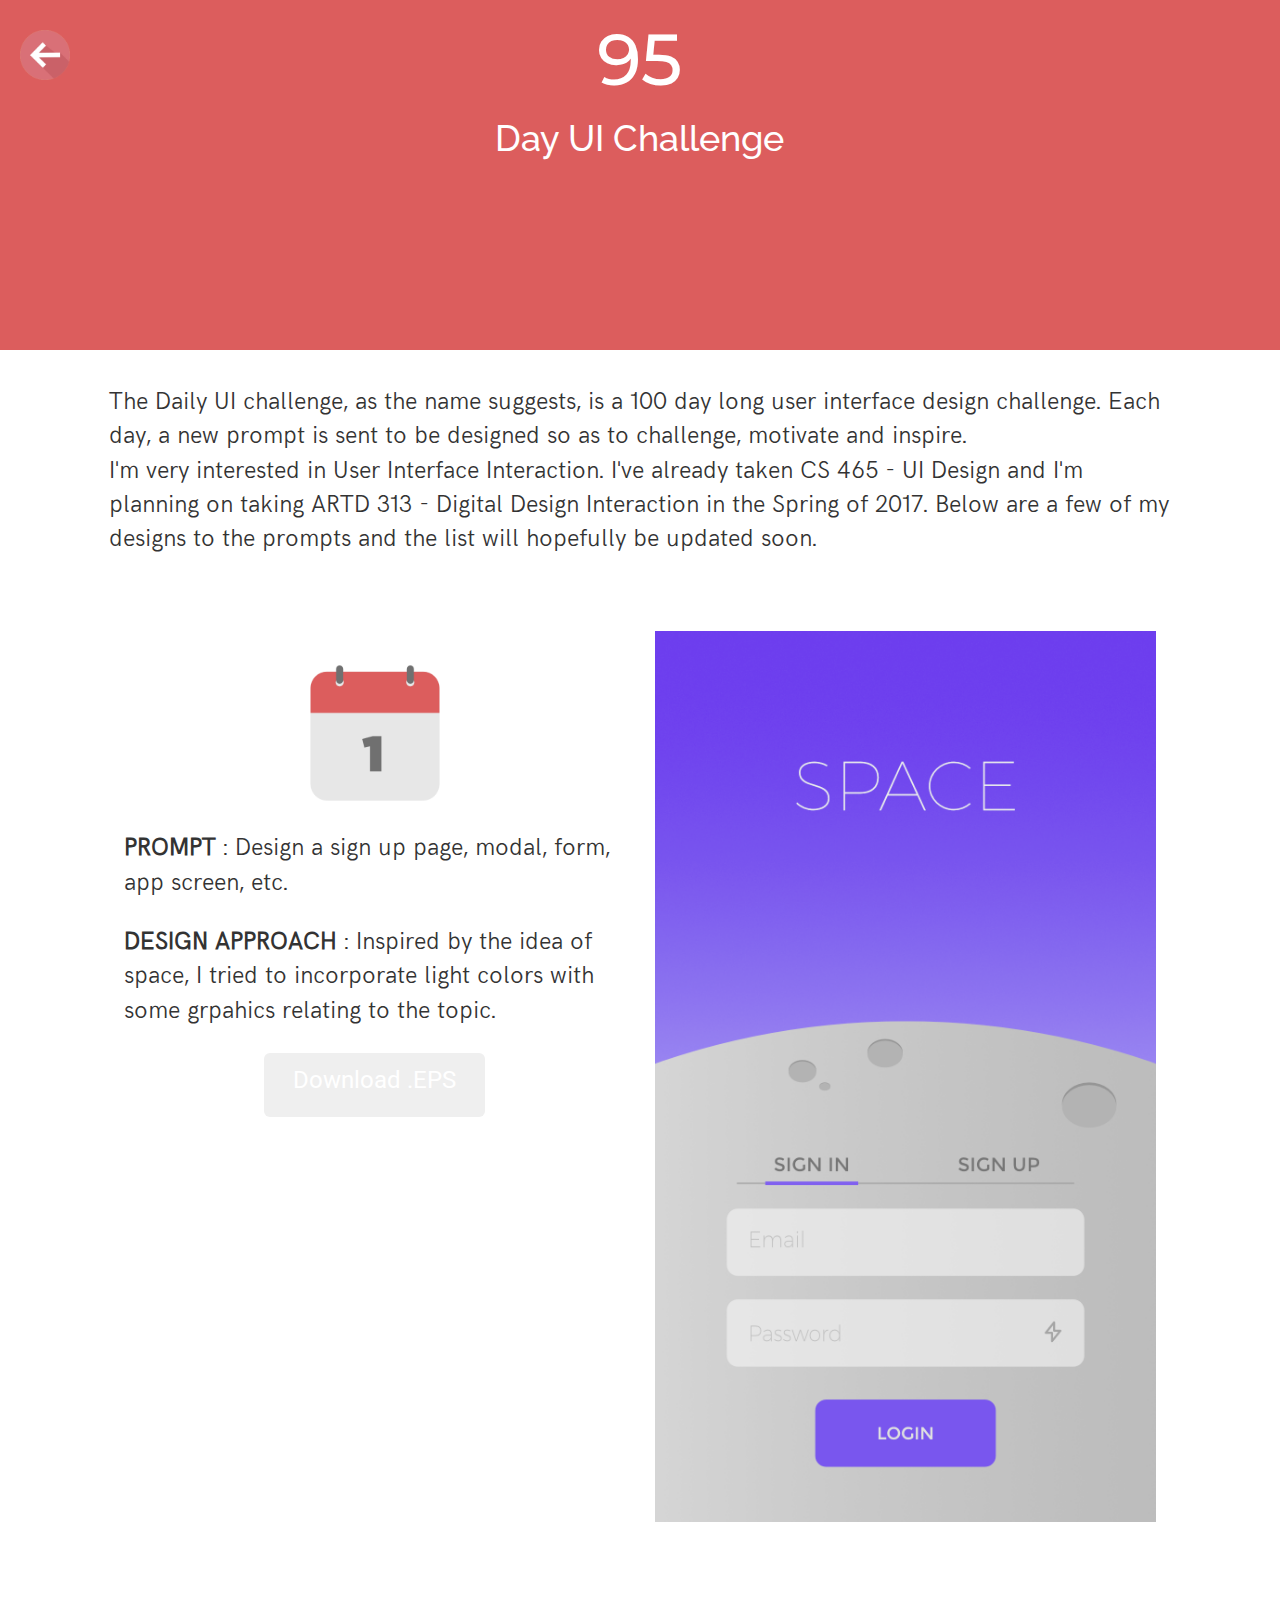
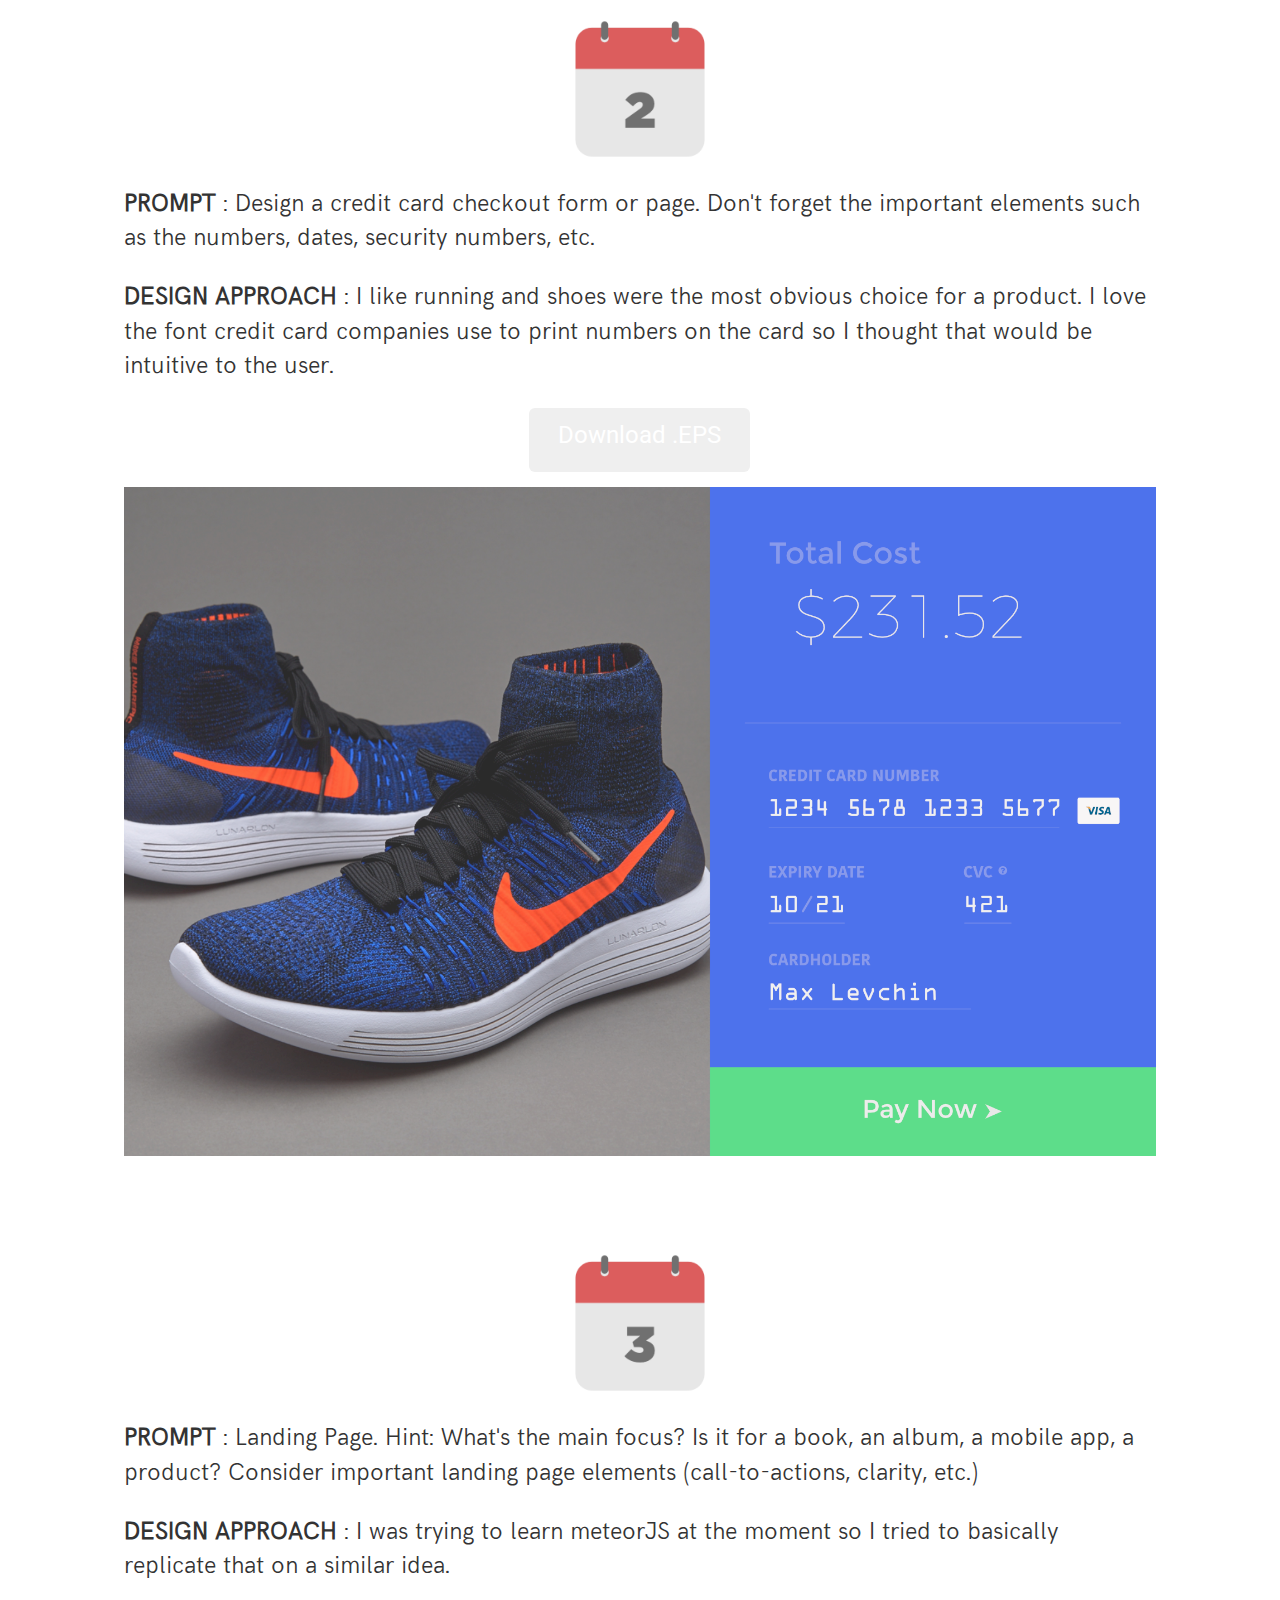
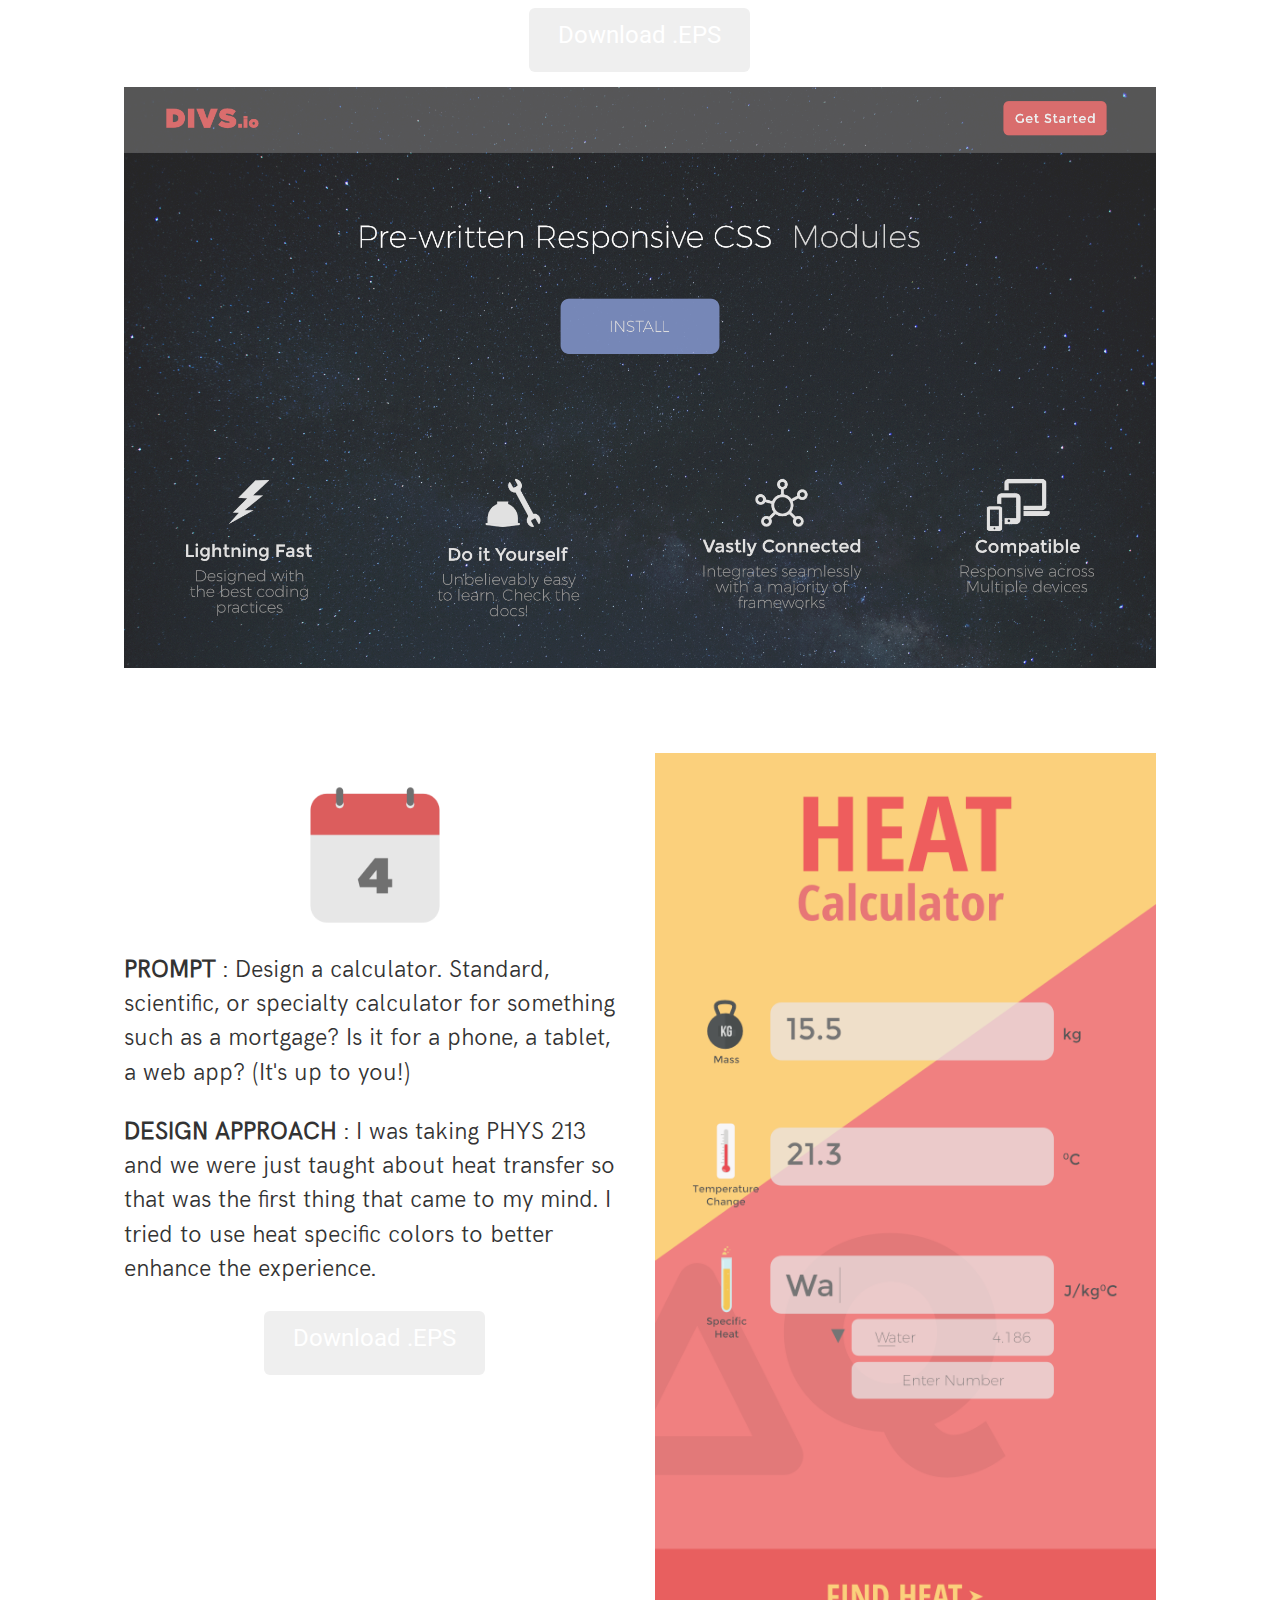
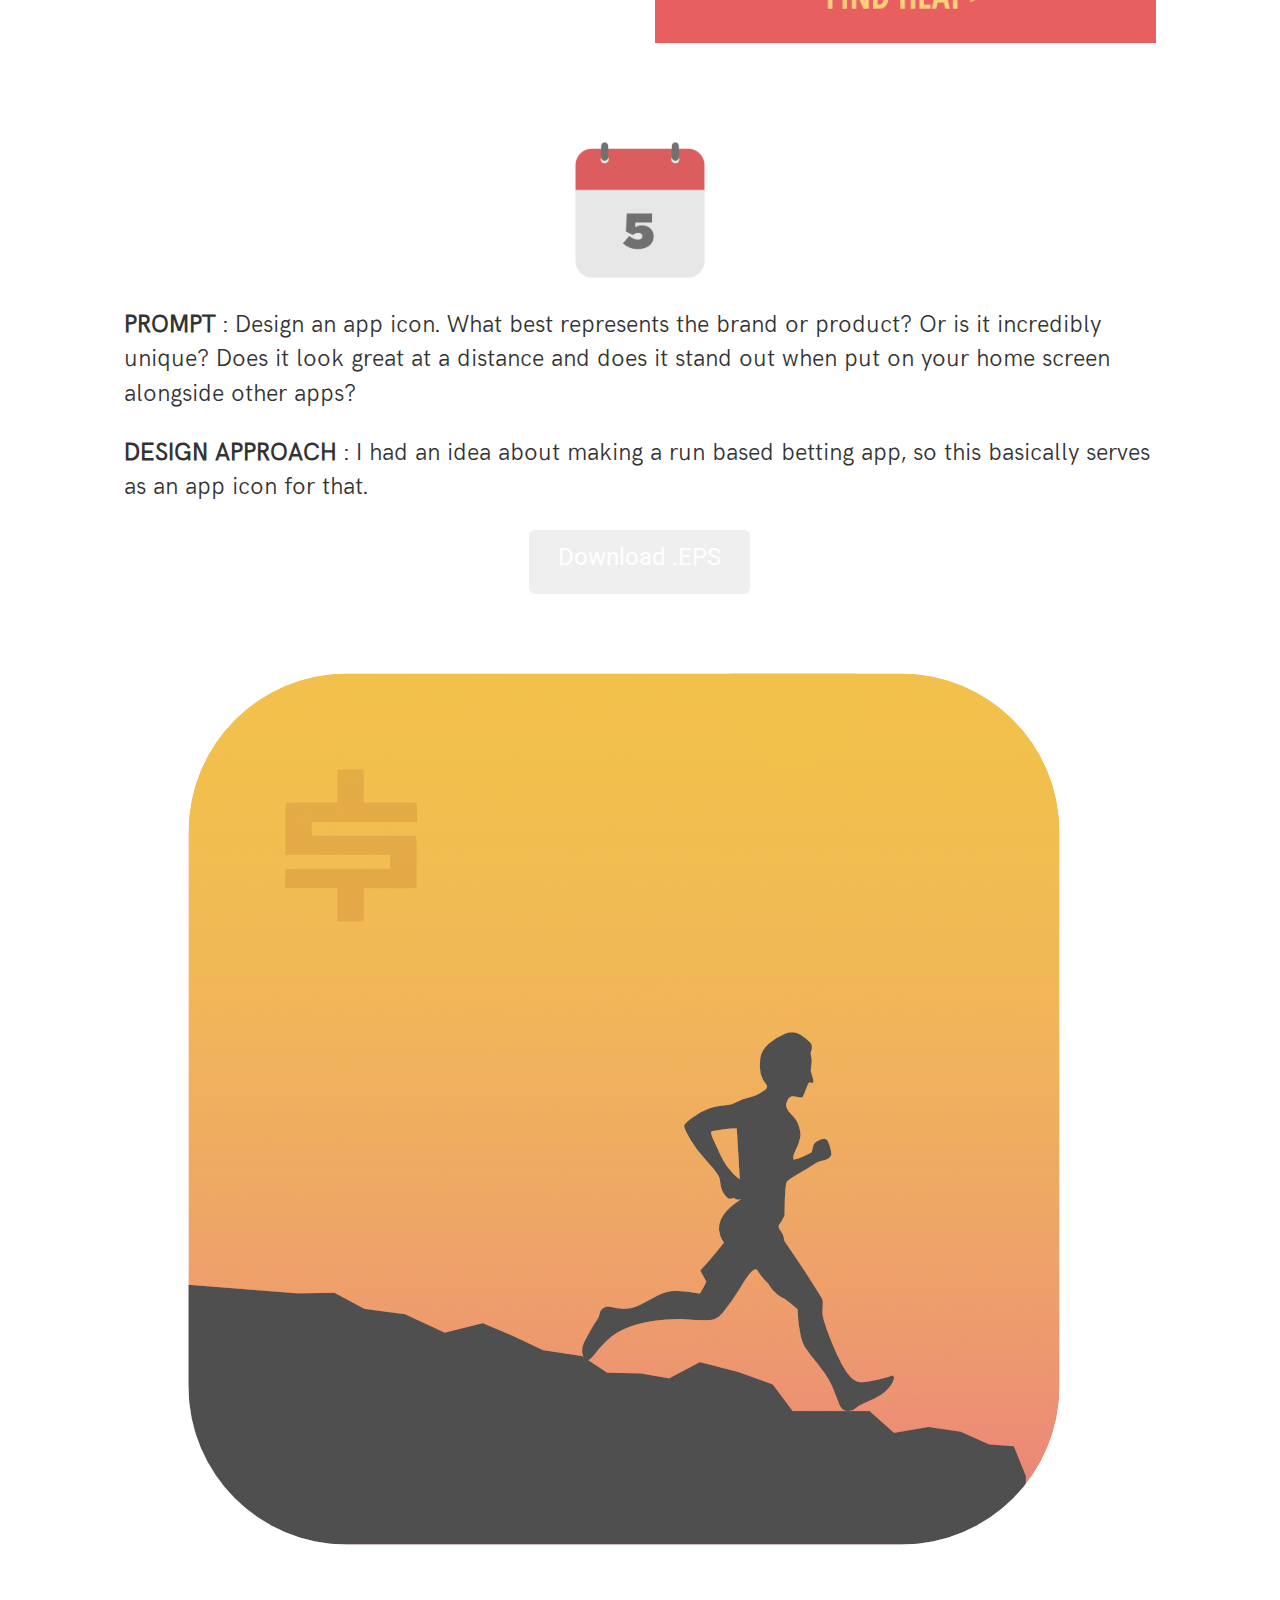
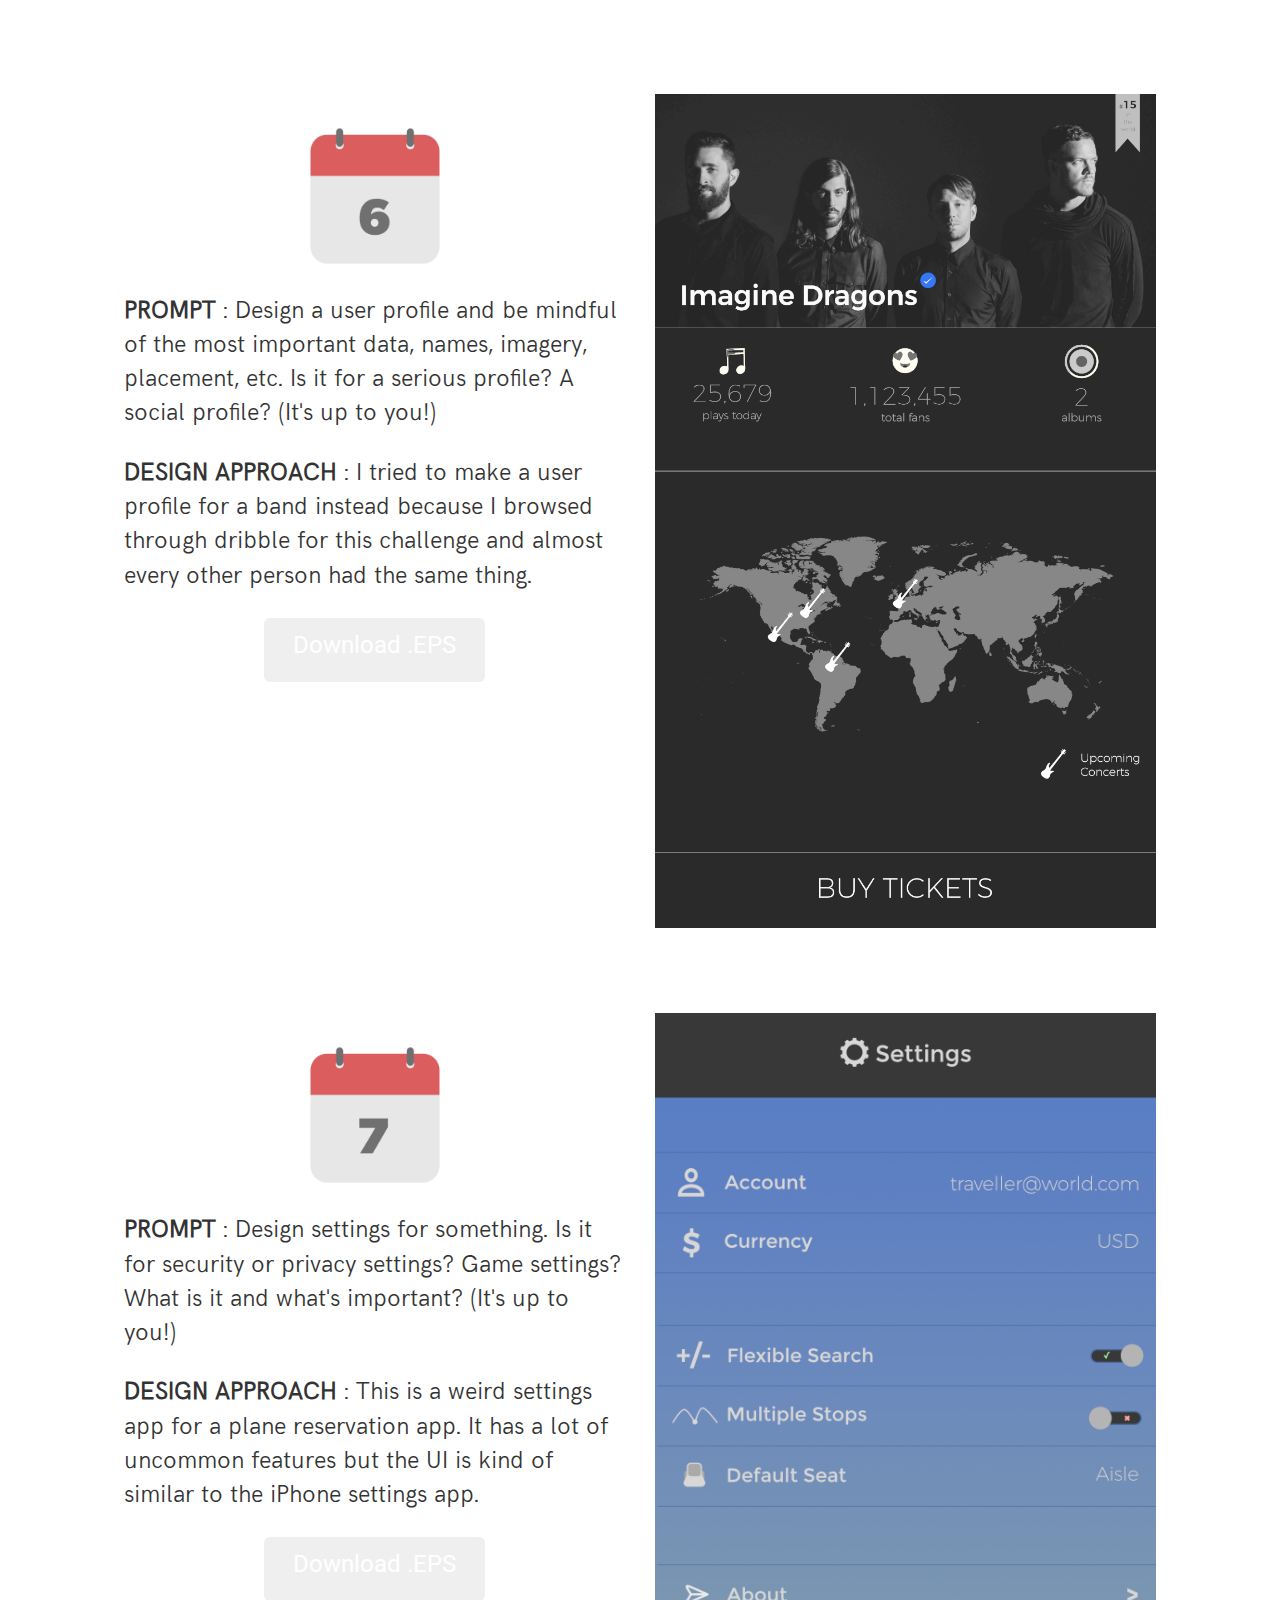
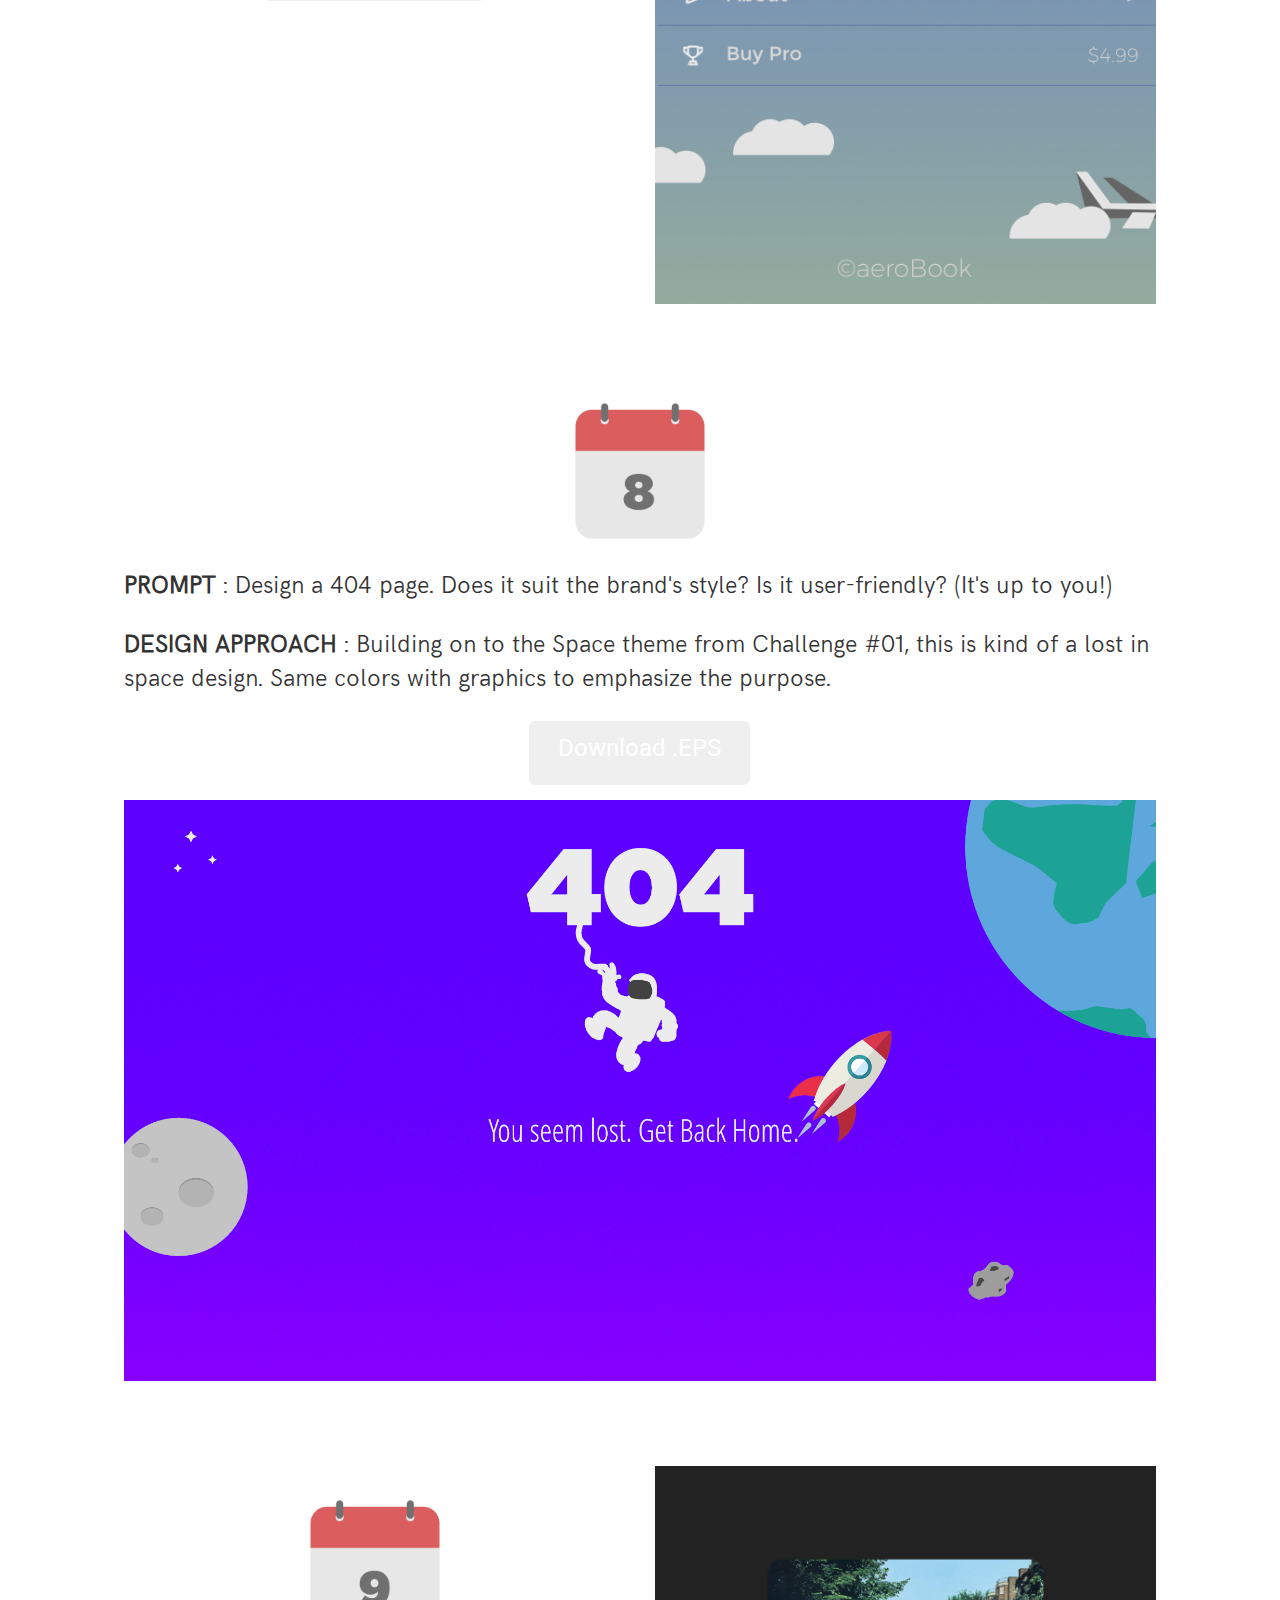
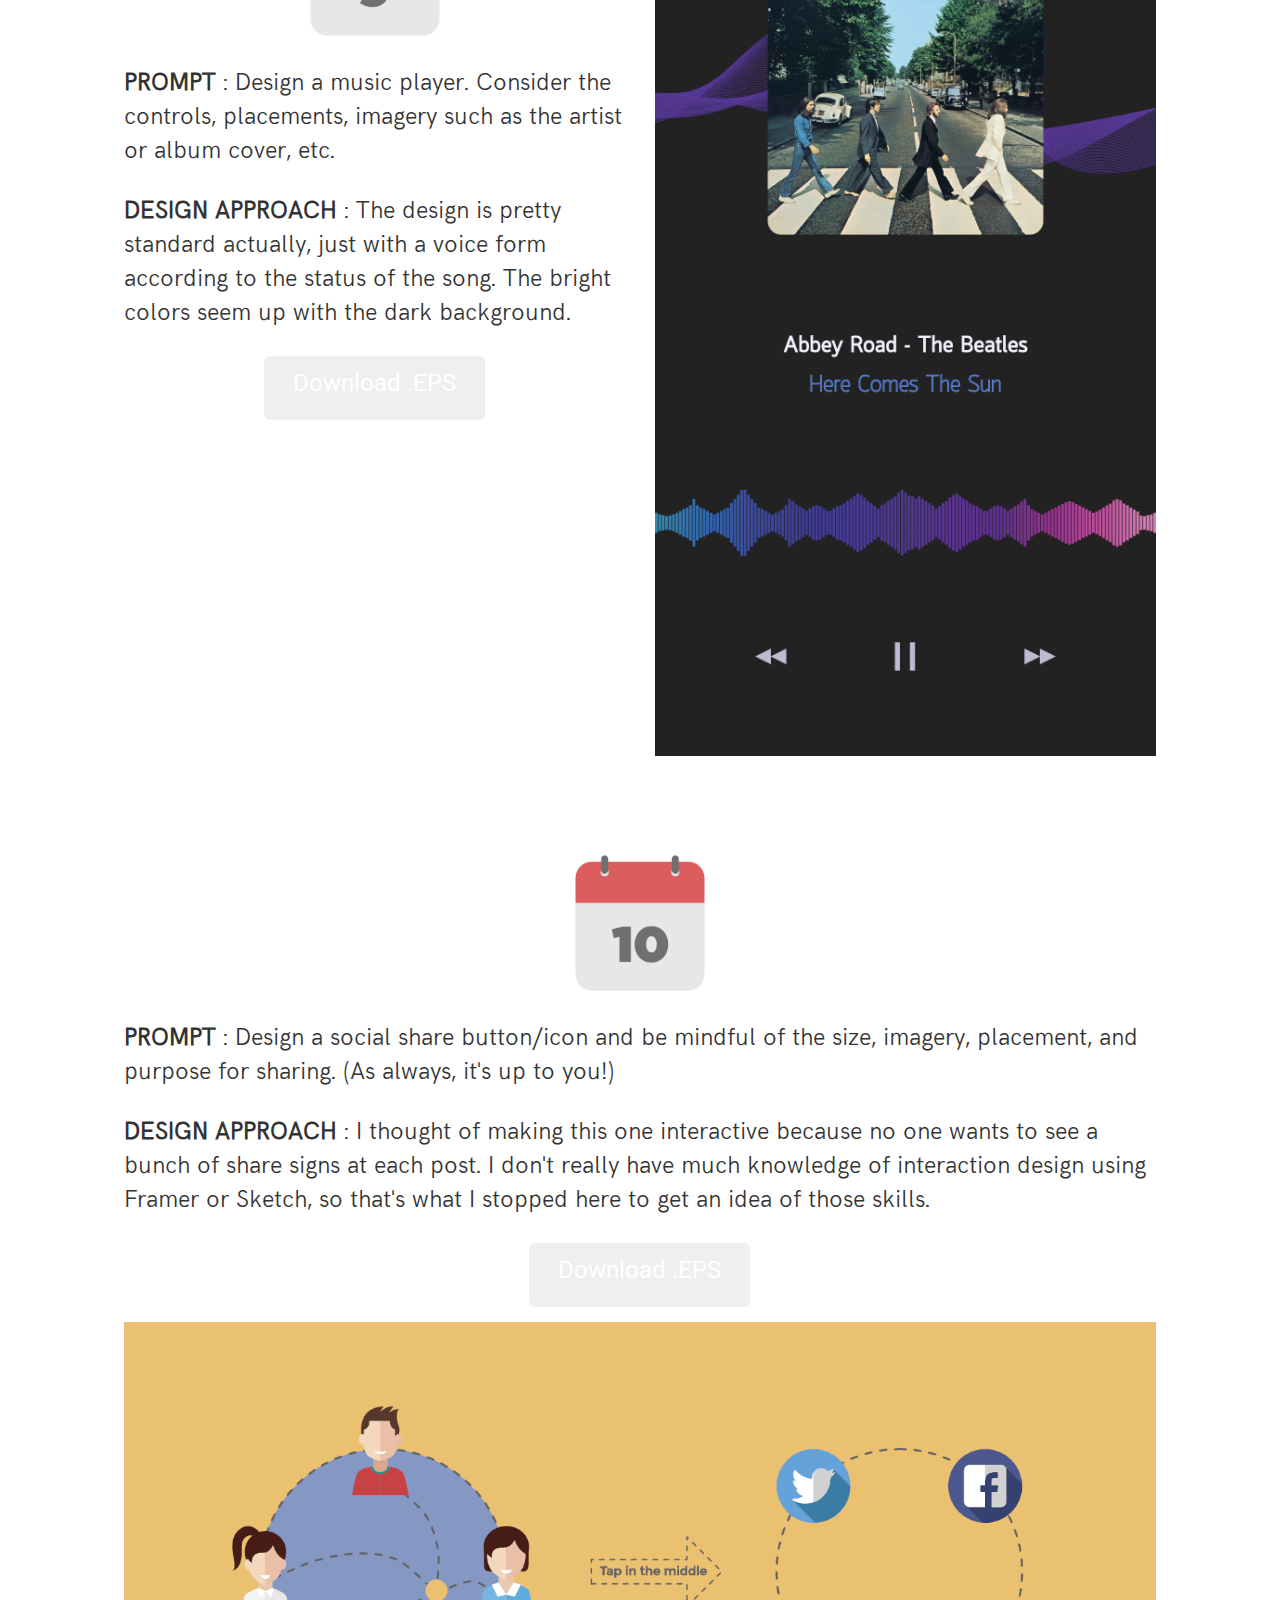
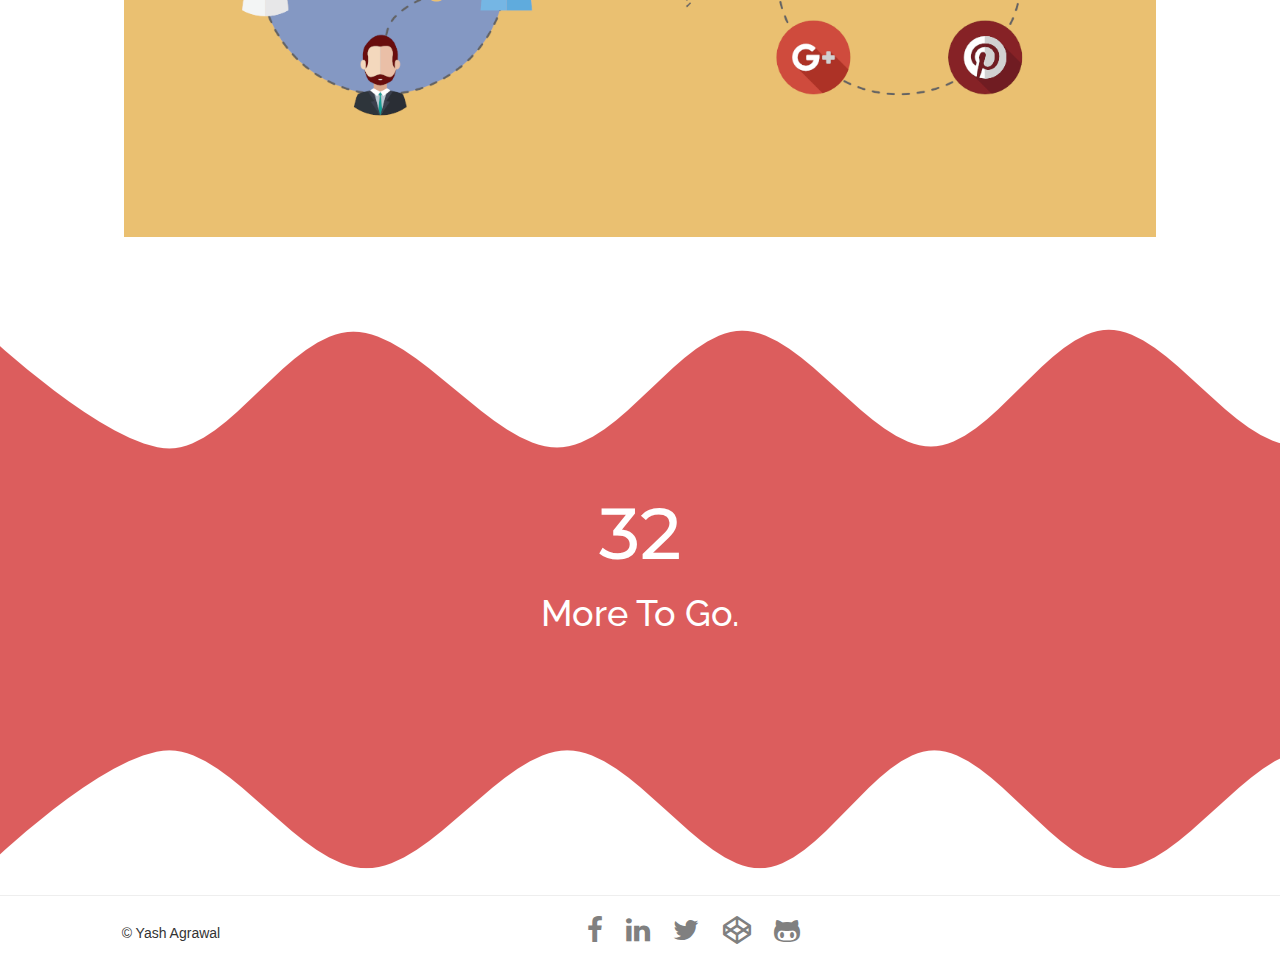
<file: uichallenge.html>
<!doctype HTML>
<html>
    <head>
        <title>UI Challenge</title>

        <meta name="viewport" content="width=device-width, initial-scale=1.0">
        <link rel="shortcut icon" type="image/x-icon" href="img/webicon.png" />
        <!-- Fonts -->
        <link href="https://fonts.googleapis.com/css?family=Montserrat|Open+Sans" rel="stylesheet">
        <link rel="stylesheet" href="https://fonts.googleapis.com/icon?family=Material+Icons">
        <link href="https://fonts.googleapis.com/css?family=Raleway:200" rel="stylesheet">
        <link href="https://fonts.googleapis.com/css?family=Roboto:100" rel="stylesheet">
        <link rel="stylesheet" href="css/fonts/font-awesome-4.7.0/css/font-awesome.min.css">
        <!-- Stylesheets -->
        <link href="css/uichallenge.css" rel="stylesheet">
        <link href="css/main.css" rel="stylesheet">
        <link rel="stylesheet" href="https://maxcdn.bootstrapcdn.com/bootstrap/3.3.7/css/bootstrap.min.css">

        <!--JavaScript Bootstrap -->
        <script src="https://maxcdn.bootstrapcdn.com/bootstrap/3.3.7/js/bootstrap.min.js"></script>

        <!--jQuery -->
        <script src="js/jquery.js"></script>
        <script src="js/countUp.js"></script>
        <script>
          (function(i,s,o,g,r,a,m){i['GoogleAnalyticsObject']=r;i[r]=i[r]||function(){
          (i[r].q=i[r].q||[]).push(arguments)},i[r].l=1*new Date();a=s.createElement(o),
          m=s.getElementsByTagName(o)[0];a.async=1;a.src=g;m.parentNode.insertBefore(a,m)
          })(window,document,'script','https://www.google-analytics.com/analytics.js','ga');

          ga('create', 'UA-65874311-3', 'auto');
          ga('send', 'pageview');

        </script>

    </head>
    <body>
        <a href="index.html"><img src="img/back.png" class="homebutton img-responsive" width="50px"></img></a>
        <div class="row fixed-bg bg">
            <div class="col-md-1 col-xs-1">
            </div>
            <div class="col-md-10 col-xs-10">
                <center><h1 class="timer" id="myTargetElement">10</h1></center>
                <center><h1 class="title" id="myTargetElement">Day UI Challenge</h1></center>

            </div>
            <div class="col-md-1 col-xs-1">
            </div>
            <span style="display:block; height: 350px;"> </span>
        </div>
        <span style="display:block; height: 35px;"> </span>
        <div class="row">
            <div class="col-md-1 col-xs-1">
            </div>
            <div class="col-md-10 col-xs-10">
                <p class="introPara">
                    The Daily UI challenge, as the name suggests, is a 100 day long user interface design challenge. Each day, a new prompt is sent to be designed so as to challenge, motivate and inspire.</br>
                    I'm very interested in User Interface Interaction. I've already taken CS 465 - UI Design and I'm planning on taking ARTD 313 - Digital Design Interaction in the Spring of 2017. Below are a few of my designs to the prompts and the list will hopefully be updated soon.
                </p>
            </div>
            <div class="col-md-1 col-xs-1">
            </div>
        </div>
        <span style="display:block; height: 65px;"> </span>
        <div class="row">
            <div class="col-md-1 col-xs-1">
            </div>
            <div class="col-md-10 col-xs-10">
                <div class="col-md-6 col-xs-12">
                    <center><img src="img/ui/1.png" class="img-responsive" width="200px"></img></center>
                    <p class="introPara"><b>PROMPT</b> : Design a sign up page, modal, form, app screen, etc.</p>
                    <span style="display:block; height: 15px;"> </span>
                    <p class="introPara"><b>DESIGN APPROACH</b> : Inspired by the idea of space, I tried to incorporate light colors with some grpahics relating to the topic.</p>
                    <span style="display:block; height: 15px;"> </span>
                    <center><a target="_blank" href="img/ui/eps/Signup.eps" download><button type="button" class="btn btn-secondary btn-lg"><p class="linkT">&nbsp;&nbsp;Download .EPS&nbsp;&nbsp;</p></button></a></center>
                    <span style="display:block; height: 15px;"> </span>
                </div>
                <div class="col-md-6 col-xs-12">
                    <img src="img/ui/1 - Signup.png" class="img-responsive"></img>
                </div>

            </div>
            <div class="col-md-1 col-xs-1">
            </div>
        </div>
        <span style="display:block; height: 65px;"> </span>
        <div class="row">
            <div class="col-md-1 col-xs-1">
            </div>
            <div class="col-md-10 col-xs-10">
                <div class="col-md-12 col-xs-12">
                    <center><img src="img/ui/2.png" class="img-responsive" width="200px"></img></center>
                    <p class="introPara"><b>PROMPT</b> : Design a credit card checkout form or page. Don't forget the important elements such as the numbers, dates, security numbers, etc. </p>
                    <span style="display:block; height: 15px;"> </span>
                    <p class="introPara"><b>DESIGN APPROACH</b> : I like running and shoes were the most obvious choice for a product. I love the font credit card companies use to print numbers on the card so I thought that would be intuitive to the user.</p>
                    <span style="display:block; height: 15px;"> </span>
                    <center><a target="_blank" href="img/ui/eps/checkout.eps" download><button type="button" class="btn btn-secondary btn-lg"><p class="linkT">&nbsp;&nbsp;Download .EPS&nbsp;&nbsp;</p></button></a></center>
                    <span style="display:block; height: 15px;"> </span>
                </div>
                <div class="col-md-12 col-xs-12">
                    <img src="img/ui/2 - checkout.png" class="img-responsive"></img>
                </div>

            </div>
            <div class="col-md-1 col-xs-1">
            </div>
        </div>
        <span style="display:block; height: 65px;"> </span>
        <div class="row">
            <div class="col-md-1 col-xs-1">
            </div>
            <div class="col-md-10 col-xs-10">
                <div class="col-md-12 col-xs-12">
                    <center><img src="img/ui/3.png" class="img-responsive" width="200px"></img></center>
                    <p class="introPara"><b>PROMPT</b> : Landing Page. Hint: What's the main focus?
                                Is it for a book, an album, a mobile app, a product?
                                Consider important landing page elements
                                (call-to-actions, clarity, etc.)  </p>
                    <span style="display:block; height: 15px;"> </span>
                    <p class="introPara"><b>DESIGN APPROACH</b> : I was trying to learn meteorJS at the moment so I tried to basically replicate that on a similar idea. </p>
                    <span style="display:block; height: 15px;"> </span>
                    <center><a target="_blank" href="img/ui/eps/LaunchPage.eps" download><button type="button" class="btn btn-secondary btn-lg"><p class="linkT">&nbsp;&nbsp;Download .EPS&nbsp;&nbsp;</p></button></a></center>
                    <span style="display:block; height: 15px;"> </span>
                </div>
                <div class="col-md-12 col-xs-12">
                    <img src="img/ui/3 - Launch Page.png" class="img-responsive"></img>
                </div>

            </div>
            <div class="col-md-1 col-xs-1">
            </div>
        </div>
        <span style="display:block; height: 85px;"> </span>
        <div class="row">
            <div class="col-md-1 col-xs-1">
            </div>
            <div class="col-md-10 col-xs-10">
                <div class="col-md-6 col-xs-12">
                    <center><img src="img/ui/4.png" class="img-responsive" width="200px"></img></center>
                    <p class="introPara"><b>PROMPT</b> : Design a calculator. Standard, scientific, or specialty calculator for something such as a mortgage? Is it for a phone, a tablet, a web app? (It's up to you!)</p>
                    <span style="display:block; height: 15px;"> </span>
                    <p class="introPara"><b>DESIGN APPROACH</b> : I was taking PHYS 213 and we were just taught about heat transfer so that was the first thing that came to my mind. I tried to use heat specific colors to better enhance the experience.</p>
                    <span style="display:block; height: 15px;"> </span>
                    <center><a target="_blank" href="img/ui/eps/Calculator.eps" download><button type="button" class="btn btn-secondary btn-lg"><p class="linkT">&nbsp;&nbsp;Download .EPS&nbsp;&nbsp;</p></button></a></center>
                    <span style="display:block; height: 15px;"> </span>
                </div>
                <div class="col-md-6 col-xs-12">
                    <img src="img/ui/4 - Calculator.png" class="img-responsive"></img>
                </div>

            </div>
            <div class="col-md-1 col-xs-1">
            </div>
        </div>
        <span style="display:block; height: 65px;"> </span>
        <div class="row">
            <div class="col-md-1 col-xs-1">
            </div>
            <div class="col-md-10 col-xs-10">
                <div class="col-md-12 col-xs-12">
                    <center><img src="img/ui/5.png" class="img-responsive" width="200px"></img></center>
                    <p class="introPara"><b>PROMPT</b> : Design an app icon. What best represents the brand or product? Or is it incredibly unique? Does it look great at a distance and does it stand out when put on your home screen alongside other apps?  </p>
                    <span style="display:block; height: 15px;"> </span>
                    <p class="introPara"><b>DESIGN APPROACH</b> : I had an idea about making a run based betting app, so this basically serves as an app icon for that. </p>
                    <span style="display:block; height: 15px;"> </span>
                    <center><a target="_blank" href="img/ui/eps/App Icon.eps" download><button type="button" class="btn btn-secondary btn-lg"><p class="linkT">&nbsp;&nbsp;Download .EPS&nbsp;&nbsp;</p></button></a></center>
                    <span style="display:block; height: 15px;"> </span>
                </div>
                <div class="col-md-12 col-xs-12">
                    <img src="img/ui/5 - app Icon.png" class="img-responsive"></img>
                </div>

            </div>
            <div class="col-md-1 col-xs-1">
            </div>
        </div>
        <span style="display:block; height: 85px;"> </span>
        <div class="row">
            <div class="col-md-1 col-xs-1">
            </div>
            <div class="col-md-10 col-xs-10">
                <div class="col-md-6 col-xs-12">
                    <center><img src="img/ui/6.png" class="img-responsive" width="200px"></img></center>
                    <p class="introPara"><b>PROMPT</b> : Design a user profile and be mindful of the most important data, names, imagery, placement, etc. Is it for a serious profile? A social profile? (It's up to you!)</p>
                    <span style="display:block; height: 15px;"> </span>
                    <p class="introPara"><b>DESIGN APPROACH</b> : I tried to make a user profile for a band instead because I browsed through dribble for this challenge and almost every other person had the same thing.</p>
                    <span style="display:block; height: 15px;"> </span>
                    <center><a target="_blank" href="img/ui/eps/Profile.eps" download><button type="button" class="btn btn-secondary btn-lg"><p class="linkT">&nbsp;&nbsp;Download .EPS&nbsp;&nbsp;</p></button></a></center>
                    <span style="display:block; height: 15px;"> </span>
                </div>
                <div class="col-md-6 col-xs-12">
                    <img src="img/ui/6 - Profile.png" class="img-responsive"></img>
                </div>

            </div>
            <div class="col-md-1 col-xs-1">
            </div>
        </div>
        <span style="display:block; height: 85px;"> </span>
        <div class="row">
            <div class="col-md-1 col-xs-1">
            </div>
            <div class="col-md-10 col-xs-10">
                <div class="col-md-6 col-xs-12">
                    <center><img src="img/ui/7.png" class="img-responsive" width="200px"></img></center>
                    <p class="introPara"><b>PROMPT</b> : Design settings for something. Is it for security or privacy settings? Game settings? What is it and what's important?  (It's up to you!)</p>
                    <span style="display:block; height: 15px;"> </span>
                    <p class="introPara"><b>DESIGN APPROACH</b> : This is a weird settings app for a plane reservation app. It has a lot of uncommon features but the UI is kind of similar to the iPhone settings app.</p>
                    <span style="display:block; height: 15px;"> </span>
                    <center><a target="_blank" href="img/ui/eps/Settings.eps" download><button type="button" class="btn btn-secondary btn-lg"><p class="linkT">&nbsp;&nbsp;Download .EPS&nbsp;&nbsp;</p></button></a></center>
                    <span style="display:block; height: 15px;"> </span>
                </div>
                <div class="col-md-6 col-xs-12">
                    <img src="img/ui/7 - Settings.png" class="img-responsive"></img>
                </div>

            </div>
            <div class="col-md-1 col-xs-1">
            </div>
        </div>
        <span style="display:block; height: 65px;"> </span>
        <div class="row">
            <div class="col-md-1 col-xs-1">
            </div>
            <div class="col-md-10 col-xs-10">
                <div class="col-md-12 col-xs-12">
                    <center><img src="img/ui/8.png" class="img-responsive" width="200px"></img></center>
                    <p class="introPara"><b>PROMPT</b> : Design a 404 page. Does it suit the brand's style? Is it user-friendly? (It's up to you!)  </p>
                    <span style="display:block; height: 15px;"> </span>
                    <p class="introPara"><b>DESIGN APPROACH</b> : Building on to the Space theme from Challenge #01, this is kind of a lost in space design. Same colors with graphics to emphasize the purpose. </p>
                    <span style="display:block; height: 15px;"> </span>
                    <center><a target="_blank" href="img/ui/eps/404.eps" download><button type="button" class="btn btn-secondary btn-lg"><p class="linkT">&nbsp;&nbsp;Download .EPS&nbsp;&nbsp;</p></button></a></center>
                    <span style="display:block; height: 15px;"> </span>
                </div>
                <div class="col-md-12 col-xs-12">
                    <img src="img/ui/8 - 404 Page.png" class="img-responsive"></img>
                </div>

            </div>
            <div class="col-md-1 col-xs-1">
            </div>
        </div>
        <span style="display:block; height: 85px;"> </span>
        <div class="row">
            <div class="col-md-1 col-xs-1">
            </div>
            <div class="col-md-10 col-xs-10">
                <div class="col-md-6 col-xs-12">
                    <center><img src="img/ui/9.png" class="img-responsive" width="200px"></img></center>
                    <p class="introPara"><b>PROMPT</b> : Design a music player. Consider the controls, placements, imagery such as the artist or album cover, etc.</p>
                    <span style="display:block; height: 15px;"> </span>
                    <p class="introPara"><b>DESIGN APPROACH</b> : The design is pretty standard actually, just with a voice form according to the status of the song. The bright colors seem up with the dark background.</p>
                    <span style="display:block; height: 15px;"> </span>
                    <center><a target="_blank" href="img/ui/eps/Music.eps" download><button type="button" class="btn btn-secondary btn-lg"><p class="linkT">&nbsp;&nbsp;Download .EPS&nbsp;&nbsp;</p></button></a></center>
                    <span style="display:block; height: 15px;"> </span>
                </div>
                <div class="col-md-6 col-xs-12">
                    <img src="img/ui/9 - Music Player.png" class="img-responsive"></img>
                </div>

            </div>
            <div class="col-md-1 col-xs-1">
            </div>
        </div>
        <span style="display:block; height: 65px;"> </span>
        <div class="row">
            <div class="col-md-1 col-xs-1">
            </div>
            <div class="col-md-10 col-xs-10">
                <div class="col-md-12 col-xs-12">
                    <center><img src="img/ui/10.png" class="img-responsive" width="200px"></img></center>
                    <p class="introPara"><b>PROMPT</b> : Design a social share button/icon and be mindful of the size, imagery, placement, and purpose for sharing. (As always, it's up to you!)   </p>
                    <span style="display:block; height: 15px;"> </span>
                    <p class="introPara"><b>DESIGN APPROACH</b> : I thought of making this one interactive because no one wants to see a bunch of share signs at each post. I don't really have much knowledge of interaction design using Framer or Sketch, so that's what I stopped here to get an idea of those skills.</p>
                    <span style="display:block; height: 15px;"> </span>
                    <center><a target="_blank" href="img/ui/eps/Share.eps" download><button type="button" class="btn btn-secondary btn-lg"><p class="linkT">&nbsp;&nbsp;Download .EPS&nbsp;&nbsp;</p></button></a></center>
                    <span style="display:block; height: 15px;"> </span>
                </div>
                <div class="col-md-12 col-xs-12">
                    <img src="img/ui/10 - Share Icon.png" class="img-responsive"></img>
                </div>

            </div>
            <div class="col-md-1 col-xs-1">
            </div>
        </div>
        <span style="display:block; height: 85px;"> </span>
        <div class="row imgPos">
            <img src="img/ui/bgP.png"></img>
            <div class="col-md-1 col-xs-1">
            </div>
            <div class="col-md-10 col-xs-10">
                <div class="textPos">
                    <center><h1 class="timer" id="Left">10</h1></center>
                    <center><h1 class="title ">More To Go.</h1></center>
                </div>
            </div>
            <div class="col-md-1 col-xs-1">
            </div>
        </div>
        <script>
            var options = {
              useEasing : true, 
              useGrouping : true, 
              separator : ',', 
              decimal : '.', 
              prefix : '', 
              suffix : '' 
            };
            var demo = new CountUp("myTargetElement", 0, 100, 0, 3, options);
            demo.start();
        </script>
        <script>
            var options = {
              useEasing : true, 
              useGrouping : true, 
              separator : ',', 
              decimal : '.', 
              prefix : '', 
              suffix : '' 
            };
            var demo = new CountUp("Left", 0, 90, 0, 20, options);
            demo.start();
        </script>
        <footer class="container-fluid base">
            <div class="row">
                <hr>
                <div class="col-md-1">
                </div>
                <div class="col-md-2 col-xs-12">
                    <h5>&copy; Yash Agrawal</h5>
                </div>
                <div class="col-md-7 col-xs-12 social">
                      <center>
                        <a target="_blank" href="https://www.facebook.com/yagrawl"><i class="fa fa-facebook fa-2x" aria-hidden="true"></i></a>
                        &nbsp;&nbsp;&nbsp;&nbsp;
                        <a target="_blank" href="https://www.linkedin.com/in/yagrawl"><i class="fa fa-linkedin fa-2x" aria-hidden="true"></i></a>
                        &nbsp;&nbsp;&nbsp;&nbsp;
                        <a target="_blank" href="https://www.twitter.com/yagrawl"><i class="fa fa-twitter fa-2x" aria-hidden="true"></i></a>
                        &nbsp;&nbsp;&nbsp;&nbsp;
                        <a target="_blank" href="https://codepen.io/yagrawl/"> <i class="fa fa-codepen fa-2x" aria-hidden="true"></i> </a>
                        &nbsp;&nbsp;&nbsp;&nbsp;
                        <a target="_blank" href="https://www.github.com/yagrawl"><i class="fa fa-github-alt fa-2x" ></i></a>
                      </center>
                </div>
                <div class="col-md-2">
                </div>
            </div>
             <span style="display:block; height: 15px;"> </span>
        </footer>
    </body>
</html>
</file>
<file: css/main.css>
/*font-family: 'Open Sans', sans-serif;
font-family: 'Montserrat', sans-serif; */

@font-face {
    font-family: Alexandria;
    src: url(fonts/Alexandria.ttf);
}

@font-face {
    font-family: Lato;
    src: url(fonts/Lato.ttf);
}

@font-face {
    font-family: Axis;
    src: url(fonts/Axis.otf);
}

@font-face {
    font-family: Grotesk;
    src: url(fonts/HKGrotesk-Regular.otf);
    font-weight: Regular;
}

@font-face {
    font-family: Grotesk;
    src: url(fonts/HKGrotesk-Light.otf);
    font-weight: Light;
}

@font-face {
    font-family: Nexa;
    src: url(fonts/Nexa-Bold.otf);
}

.headingContainer {
    margin: 25px 100px 
}

.heading {
    font-family: Axis, sans-serif;
    font-size: 36px;
}

.introParaContainer {
    margin: 40px 10% 10% 
}

.mastercard {
  font-family: Nexa, sans-serif;
  font-size: 24px;
}

.introPara {
    font-family: Grotesk, sans-serif;
    font-size: 24px;
    font-weight: Regular;
}

.projectbox {
    border-color: #D3D3D3;
    border-style: solid;
    border-width: 0.5px;
}
.checkbg {
    background-color: #D3D3D3;
    height: 200px;
}

.checkwbg {
    background-color: white;
    height: 200px;
}

.checkxbg {
    background-color: #4F474A;
    height: 200px;
}


img.inact:hover, img.inact:active{
  -webkit-filter: grayscale(0%);
  -webkit-transition: .5s ease-in-out;
  -moz-filter: grayscale(0%);
  -moz-transition: .5s ease-in-out;
  -o-filter: grayscale(0%);
  -o-transition: .5s ease-in-out;
} 

img.inact{
  -webkit-filter: grayscale(100%);
  -webkit-transition: .5s ease-in-out;
  -moz-filter: grayscale(100%); 
  -moz-transition: .5s ease-in-out;
  -o-filter: grayscale(100%); 
  -o-transition: .5s ease-in-out;
}

.homebutton {
    position: fixed;
    top: 30px;
    left: 20px;
    z-index:1; 
}

.social a{
  color: gray;
}
.social a:link {
  color: gray;
}

.social a:hover {
  color: black;
}

.social a:active {
  color: black;
}

a.mastercard {
  color: black;
}

a.mastercard:link {
  color: black;
}  

a.mastercard:visited {
  color: black;
}  

a.mastercard:hover {
  color: black;
}  

a.mastercard:active {
  color: black;
}  

.grow { 
  transition: all .2s ease-in-out; 
}

.grow:hover, .grow:active{ 
  transform: scale(1.1); 
}
</file>
<file: css/biophotonics.css>
.fixed-bg {
    min-height: 100%;
    background-size: cover;
    background-attachment: fixed;
    background-repeat: no-repeat;
    background-position: center center;
    overflow: auto;
}

.fixed-bg.bg {
  background-image: url("../img/biophotonics/bg.png");
}
</file>
<file: css/broker.css>
.svg {
  margin: auto;
}

.brokerTitle {
    font-family: 'Montserrat', sans-serif;
    font-size: 36px;
    color: #1B2F4C;
}
</file>
<file: css/leapflix.css>
.fixed-bg {
    min-height: 100%;
    background-size: cover;
    background-attachment: fixed;
    background-repeat: no-repeat;
    background-position: center center;
    overflow: auto;
}

.fixed-bg.bg {
  background-image: url("../img/leapflix/bg.png");
}

.imgLeft {
    float: left;
    margin: 0 5% 0 0%;
}

.darkbg {
    background-color: #191919;
}

.imgRight {
    float: right;
    margin: 0 0 0 5%;
}

.Update {
    font-family: 'Montserrat', sans-serif;
    color: #E50914;
    font-size: 30px;
    font-weight: Regular;

}
</file>
<file: css/musify.css>
.fixed-bg {
    min-height: 100%;
    background-size: cover;
    background-attachment: fixed;
    background-repeat: no-repeat;
    background-position: center center;
    overflow: auto;
}

.fixed-bg.bg {
  background-image: url("../img/musify/bg.png");
}

.titleMusic {
    font-family: 'Lobster', cursive;
    font-size: 72px;
    margin-top: 50px;
}

.caption {
    font-family: Grotesk, sans-serif;
    font-size: 14px;
    font-weight: Regular;
}

.imgLeft {
    float: left;
    margin: 0 5% 0 0%;
}

.imgRight {
    float: right;
    margin: 0 0 0 5%;
}

.shadow {
    box-shadow: 1px 1px 10px #888888;
}
</file>
<file: css/photography.css>
.photoTitle {
    font-family: 'Pacifico', cursive;    
    font-size: 60px;
    margin-top: 30px;
}

.fixed-bg {
    min-height: 100%;
    background-size: cover;
    background-attachment: fixed;
    background-repeat: no-repeat;
    background-position: center center;
    overflow: auto;
}

.fixed-bg.bg {
  background-image: url("../img/photography/bg.png");
}
</file>
<file: css/uichallenge.css>
.fixed-bg {
    min-height: 100%;
    background-size: cover;
    background-attachment: fixed;
    background-repeat: no-repeat;
    background-position: center center;
    overflow: auto;
}

.fixed-bg.bg {
  background-image: url("../img/ui/bg.png");
}

.timer {
    font-family: 'Montserrat', sans-serif;
    font-size: 72px;
    color: white;
}

.title {
    font-family: 'Raleway', sans-serif;
    font-size: 36px;
    color: white;
}

.linkT {
    font-family: 'Roboto', sans-serif;
    font-size: 24px;
    color: white;
}

.imgPos {
    position: relative; 
}

.textPos {
   position: absolute; 
   top: -400px; 
   left: 0; 
   width: 100%; 
}

.textPosR {
   position: absolute; 
   top: -500%; 
   left: 0; 
   width: 100%; 
}
</file>
